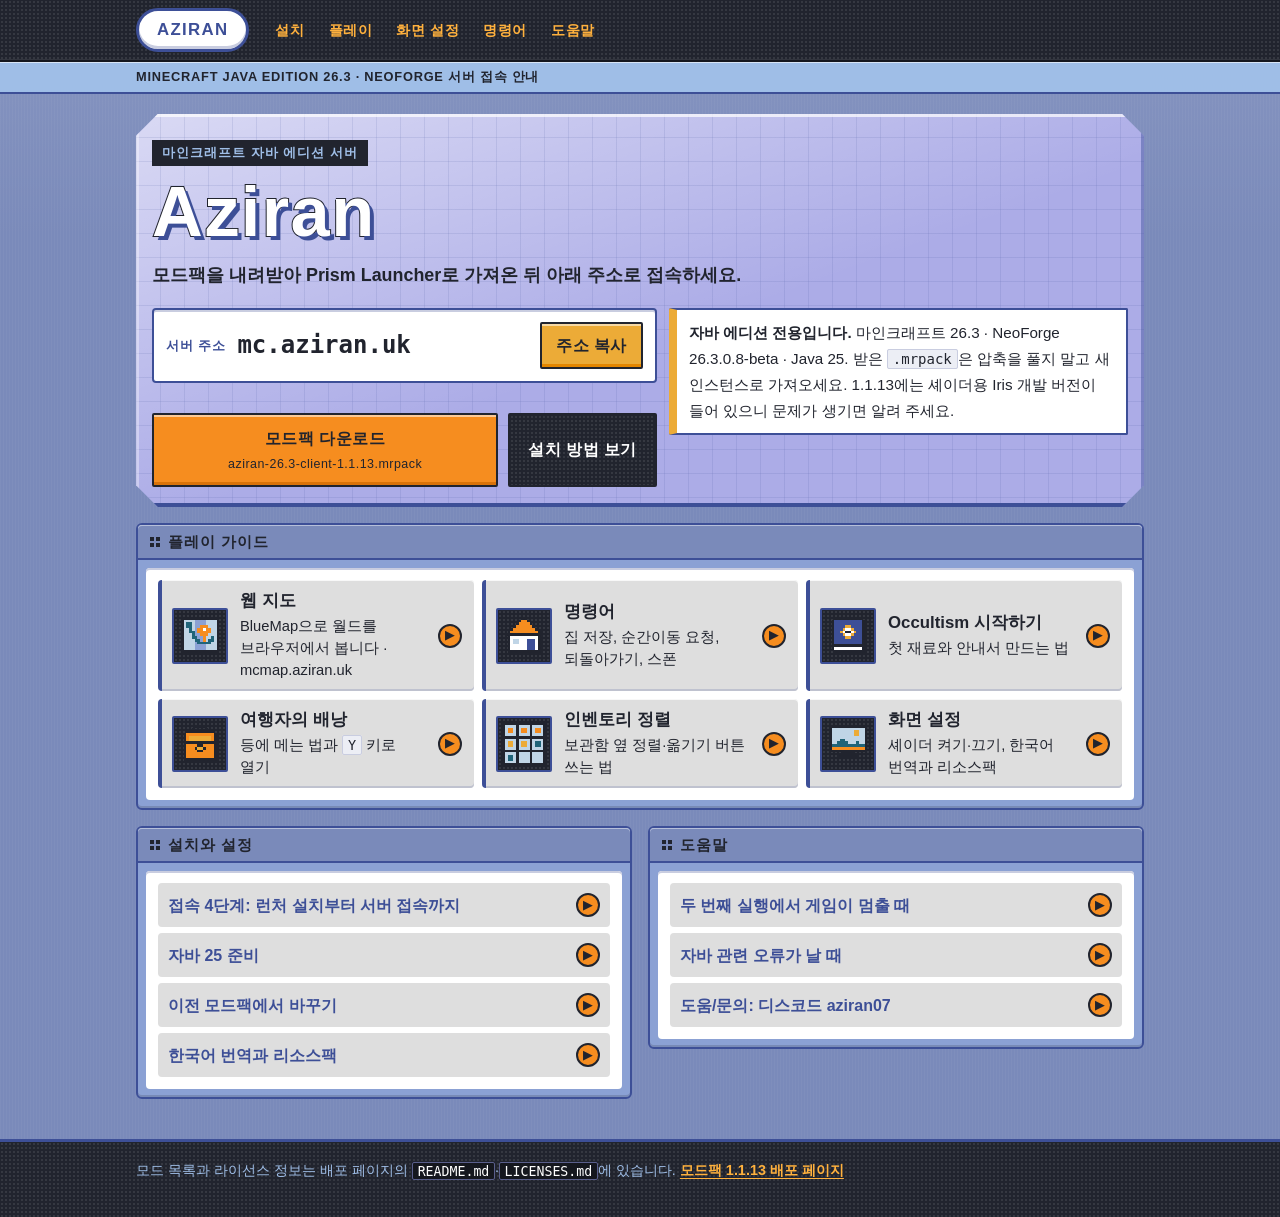
<file: site/index.html>
<!DOCTYPE html>
<html lang="ko">
<head>
<meta charset="utf-8">
<meta name="viewport" content="width=device-width, initial-scale=1">
<title>Aziran 마인크래프트 서버 접속 안내</title>
<meta name="description" content="Aziran 마인크래프트 자바 에디션 서버 접속 안내. 모드팩을 내려받아 Prism Launcher로 가져오고 mc.aziran.uk 에 접속하는 방법.">
<meta name="color-scheme" content="light">
<link rel="stylesheet" href="styles.css">
<link rel="icon" href="data:image/svg+xml,%3Csvg xmlns='http://www.w3.org/2000/svg' viewBox='0 0 16 16'%3E%3Crect width='16' height='16' fill='%2321242e'/%3E%3Crect x='2' y='9' width='12' height='5' fill='%237a8aba'/%3E%3Crect x='6' y='4' width='4' height='5' fill='%23f68d1f'/%3E%3C/svg%3E">
</head>
<body>

<a class="skip-link" href="#guides">플레이 가이드로 건너뛰기</a>

<header class="masthead">
  <div class="topbar">
    <div class="wrap topbar-inner">
      <a class="logo-pill" href="index.html" aria-current="page">AZIRAN</a>
      <nav aria-label="주요 메뉴">
        <ul class="nav-list">
          <li><a href="join.html">설치</a></li>
          <li><a href="play.html">플레이</a></li>
          <li><a href="visuals.html">화면 설정</a></li>
          <li><a href="commands.html">명령어</a></li>
          <li><a href="help.html">도움말</a></li>
        </ul>
      </nav>
    </div>
  </div>
  <div class="substrip">
    <div class="wrap"><p>Minecraft Java Edition 26.3 · NeoForge 서버 접속 안내</p></div>
  </div>
</header>

<main class="wrap stack">

  <section class="hero-panel chamfer" aria-labelledby="hero-title">
    <p class="eyebrow">마인크래프트 자바 에디션 서버</p>
    <h1 class="hero-title" id="hero-title">Aziran</h1>
    <p class="hero-lede">모드팩을 내려받아 Prism Launcher로 가져온 뒤 아래 주소로 접속하세요.</p>

    <div class="hero-grid">
      <div>
        <div class="address">
          <span class="address-label" id="address-label">서버 주소</span>
          <code class="address-value" id="server-address" tabindex="-1">mc.aziran.uk</code>
          <button type="button" class="btn btn-ghost copy-btn" id="copy-address"
                  data-copy-target="server-address"
                  aria-describedby="address-label">주소 복사</button>
        </div>
        <p class="copy-status" id="copy-status" role="status" aria-live="polite"></p>

        <div class="cta-row">
          <a class="btn btn-primary" href="https://github.com/aziran07/AziranMinecraftServer/releases/download/client-1.1.13/aziran-26.3-client-1.1.13.mrpack">
            모드팩 다운로드
            <span class="btn-sub">aziran-26.3-client-1.1.13.mrpack</span>
          </a>
          <a class="btn btn-quiet" href="join.html#steps">설치 방법 보기</a>
        </div>
      </div>

      <p class="note note-hero">
        <strong>자바 에디션 전용입니다.</strong> 마인크래프트 26.3 · NeoForge 26.3.0.8-beta · Java 25.
        받은 <code>.mrpack</code>은 압축을 풀지 말고 새 인스턴스로 가져오세요.
        1.1.13에는 셰이더용 Iris 개발 버전이 들어 있으니 문제가 생기면 알려 주세요.
      </p>
    </div>
  </section>

  <section class="panel" id="guides" aria-labelledby="guides-title">
    <h2 class="panel-head" id="guides-title">플레이 가이드</h2>
    <div class="panel-body">
      <ul class="guide-grid">
        <li>
          <a class="guide-card" id="webmap" href="https://mcmap.aziran.uk/">
            <img class="guide-icon" src="icons/map.svg" alt="" width="56" height="56">
            <span class="guide-text">
              <span class="guide-title">웹 지도</span>
              <span class="guide-desc">BlueMap으로 월드를 브라우저에서 봅니다 · mcmap.aziran.uk</span>
            </span>
            <span class="arrow" aria-hidden="true">▶</span>
          </a>
        </li>
        <li>
          <a class="guide-card" href="commands.html">
            <img class="guide-icon" src="icons/home.svg" alt="" width="56" height="56">
            <span class="guide-text">
              <span class="guide-title">명령어</span>
              <span class="guide-desc">집 저장, 순간이동 요청, 되돌아가기, 스폰</span>
            </span>
            <span class="arrow" aria-hidden="true">▶</span>
          </a>
        </li>
        <li>
          <a class="guide-card" href="occultism.html">
            <img class="guide-icon" src="icons/book.svg" alt="" width="56" height="56">
            <span class="guide-text">
              <span class="guide-title">Occultism 시작하기</span>
              <span class="guide-desc">첫 재료와 안내서 만드는 법</span>
            </span>
            <span class="arrow" aria-hidden="true">▶</span>
          </a>
        </li>
        <li>
          <a class="guide-card" id="backpack" href="play.html#backpack">
            <img class="guide-icon" src="icons/backpack.svg" alt="" width="56" height="56">
            <span class="guide-text">
              <span class="guide-title">여행자의 배낭</span>
              <span class="guide-desc">등에 메는 법과 <code>Y</code> 키로 열기</span>
            </span>
            <span class="arrow" aria-hidden="true">▶</span>
          </a>
        </li>
        <li>
          <a class="guide-card" id="sorting" href="play.html#sorting">
            <img class="guide-icon" src="icons/sort.svg" alt="" width="56" height="56">
            <span class="guide-text">
              <span class="guide-title">인벤토리 정렬</span>
              <span class="guide-desc">보관함 옆 정렬·옮기기 버튼 쓰는 법</span>
            </span>
            <span class="arrow" aria-hidden="true">▶</span>
          </a>
        </li>
        <li>
          <a class="guide-card" id="extras" href="visuals.html">
            <img class="guide-icon" src="icons/screen.svg" alt="" width="56" height="56">
            <span class="guide-text">
              <span class="guide-title">화면 설정</span>
              <span class="guide-desc">셰이더 켜기·끄기, 한국어 번역과 리소스팩</span>
            </span>
            <span class="arrow" aria-hidden="true">▶</span>
          </a>
        </li>
      </ul>
    </div>
  </section>

  <div class="entry-grid">
    <nav class="panel" aria-labelledby="setup-title">
      <h2 class="panel-head" id="setup-title">설치와 설정</h2>
      <div class="panel-body">
        <ul class="quick-links">
          <li><a id="steps" href="join.html#steps">접속 4단계: 런처 설치부터 서버 접속까지 <span class="arrow" aria-hidden="true">▶</span></a></li>
          <li><a id="java" href="join.html#java">자바 25 준비 <span class="arrow" aria-hidden="true">▶</span></a></li>
          <li><a href="join.html#update">이전 모드팩에서 바꾸기 <span class="arrow" aria-hidden="true">▶</span></a></li>
          <li><a id="resourcepacks" href="visuals.html#resourcepacks">한국어 번역과 리소스팩 <span class="arrow" aria-hidden="true">▶</span></a></li>
        </ul>
      </div>
    </nav>

    <nav class="panel" aria-labelledby="trouble-title">
      <h2 class="panel-head" id="trouble-title">도움말</h2>
      <div class="panel-body">
        <ul class="quick-links">
          <li><a id="keys" href="help.html#keys">두 번째 실행에서 게임이 멈출 때 <span class="arrow" aria-hidden="true">▶</span></a></li>
          <li><a href="help.html#java-errors">자바 관련 오류가 날 때 <span class="arrow" aria-hidden="true">▶</span></a></li>
          <li><a id="help" href="help.html#contact">도움/문의: 디스코드 aziran07 <span class="arrow" aria-hidden="true">▶</span></a></li>
        </ul>
      </div>
    </nav>
  </div>

</main>

<footer class="site-footer">
  <div class="wrap">
    <p>
      모드 목록과 라이선스 정보는 배포 페이지의 <code>README.md</code>·<code>LICENSES.md</code>에 있습니다.
      <a href="https://github.com/aziran07/AziranMinecraftServer/releases/tag/client-1.1.13">모드팩 1.1.13 배포 페이지</a>
    </p>
  </div>
</footer>

<script src="app.js" defer></script>
</body>
</html>
</file>
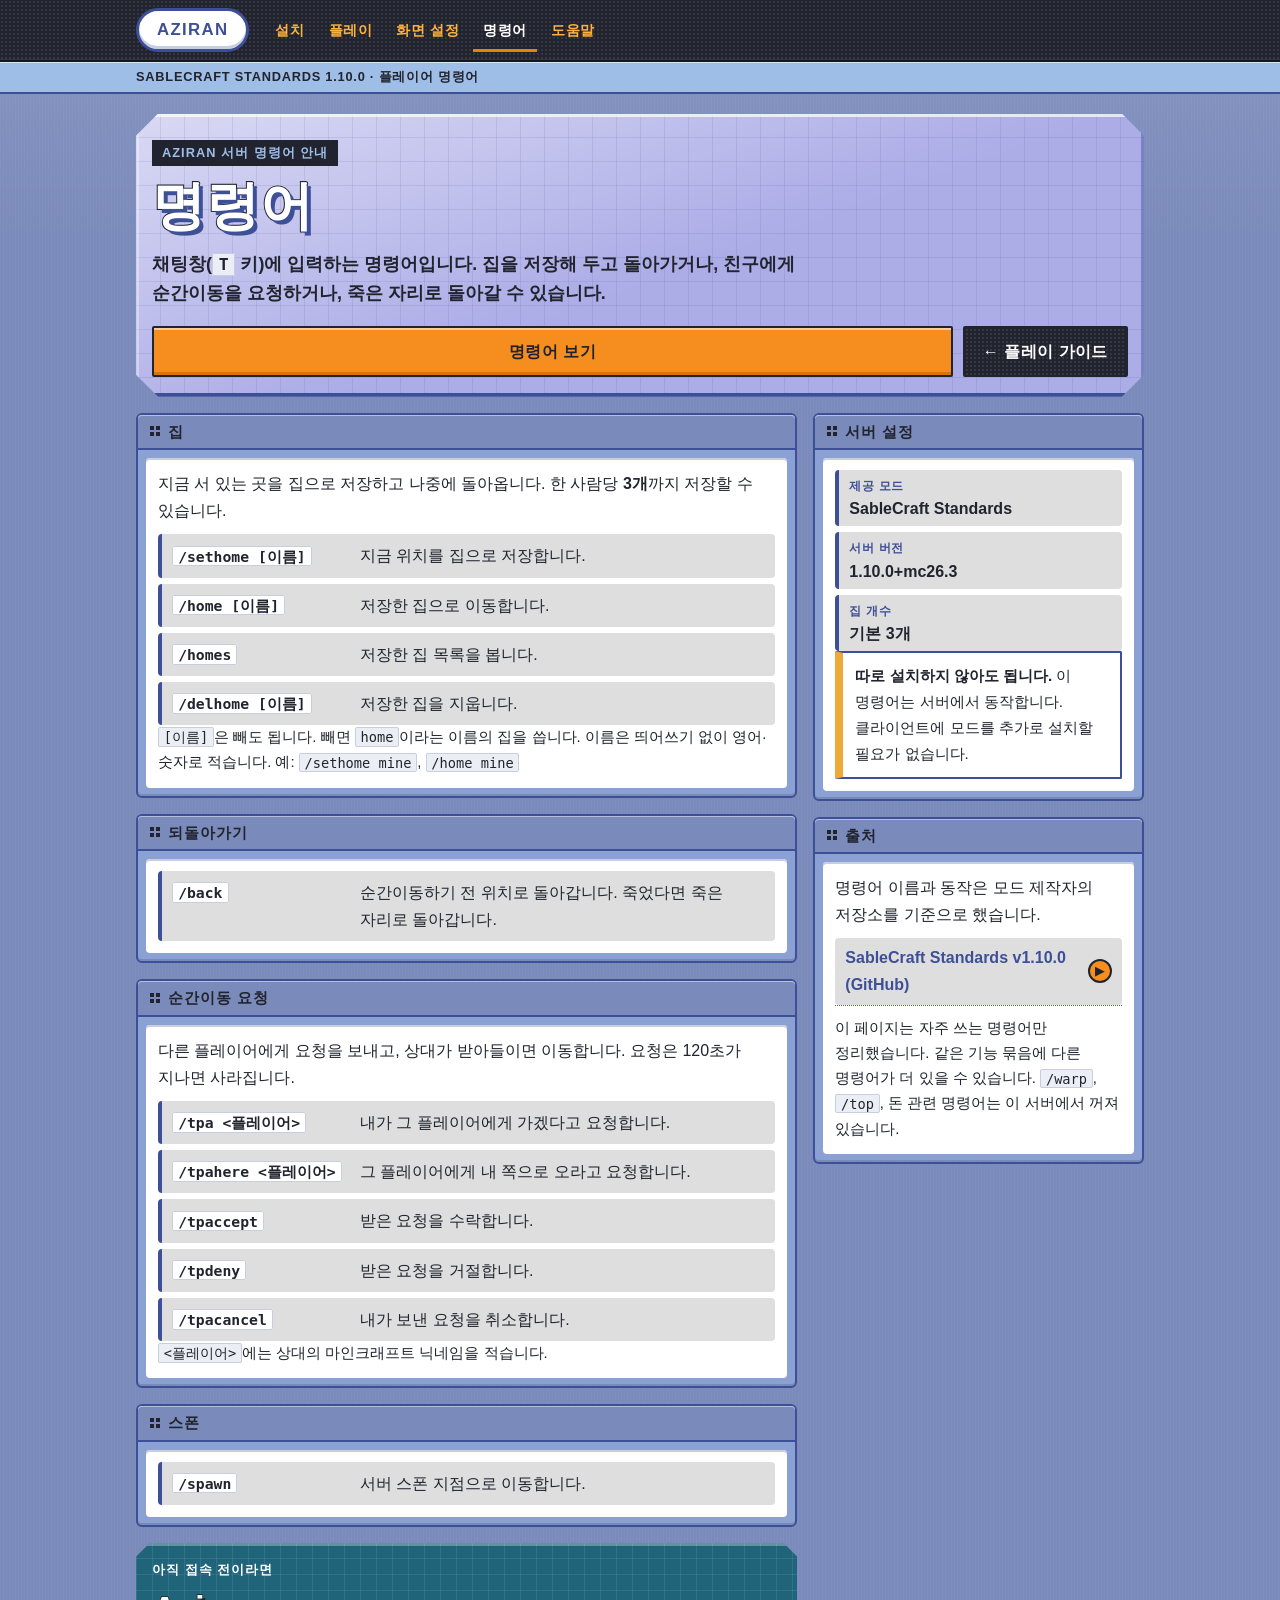
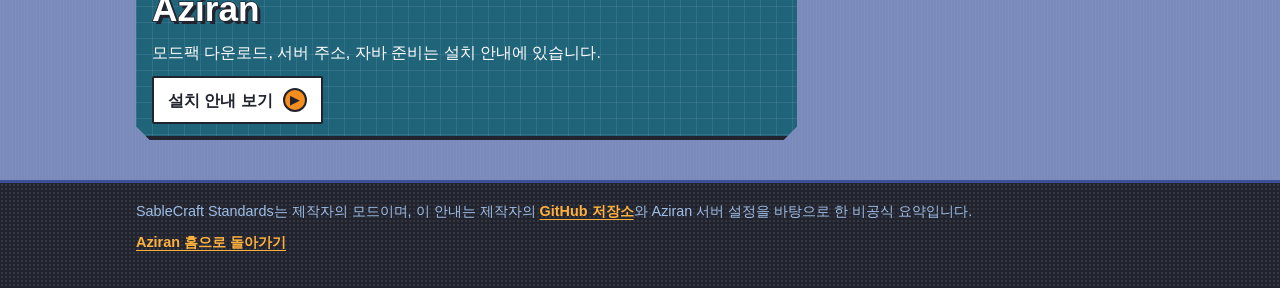
<file: site/commands.html>
<!DOCTYPE html>
<html lang="ko">
<head>
<meta charset="utf-8">
<meta name="viewport" content="width=device-width, initial-scale=1">
<title>명령어 안내 · Aziran 마인크래프트 서버</title>
<meta name="description" content="Aziran 서버에서 쓸 수 있는 플레이어 명령어. 집 저장과 이동, 이전 위치와 사망 지점 복귀, 순간이동 요청, 스폰 이동.">
<meta name="color-scheme" content="light">
<link rel="stylesheet" href="styles.css">
<link rel="icon" href="data:image/svg+xml,%3Csvg xmlns='http://www.w3.org/2000/svg' viewBox='0 0 16 16'%3E%3Crect width='16' height='16' fill='%2321242e'/%3E%3Crect x='2' y='9' width='12' height='5' fill='%237a8aba'/%3E%3Crect x='6' y='4' width='4' height='5' fill='%23f68d1f'/%3E%3C/svg%3E">
</head>
<body>

<a class="skip-link" href="#homes">명령어 목록으로 건너뛰기</a>

<header class="masthead">
  <div class="topbar">
    <div class="wrap topbar-inner">
      <a class="logo-pill" href="index.html">AZIRAN</a>
      <nav aria-label="주요 메뉴">
        <ul class="nav-list">
          <li><a href="join.html">설치</a></li>
          <li><a href="play.html">플레이</a></li>
          <li><a href="visuals.html">화면 설정</a></li>
          <li><a href="commands.html" aria-current="page">명령어</a></li>
          <li><a href="help.html">도움말</a></li>
        </ul>
      </nav>
    </div>
  </div>
  <div class="substrip">
    <div class="wrap"><p>SableCraft Standards 1.10.0 · 플레이어 명령어</p></div>
  </div>
</header>

<main class="wrap layout">

  <section class="hero-panel chamfer" aria-labelledby="hero-title">
    <p class="eyebrow">Aziran 서버 명령어 안내</p>
    <h1 class="hero-title hero-title-ko" id="hero-title">명령어</h1>
    <p class="hero-lede">채팅창(<code>T</code> 키)에 입력하는 명령어입니다. 집을 저장해 두고 돌아가거나, 친구에게 순간이동을 요청하거나, 죽은 자리로 돌아갈 수 있습니다.</p>
    <div class="cta-row">
      <a class="btn btn-primary" href="#homes">명령어 보기</a>
      <a class="btn btn-quiet" href="play.html">← 플레이 가이드</a>
    </div>
  </section>

  <div class="content">

    <section class="panel" id="homes" aria-labelledby="homes-title">
      <h2 class="panel-head" id="homes-title">집</h2>
      <div class="panel-body">
        <p>지금 서 있는 곳을 집으로 저장하고 나중에 돌아옵니다. 한 사람당 <strong>3개</strong>까지 저장할 수 있습니다.</p>
        <dl class="cmd-list">
          <div class="cmd">
            <dt><code>/sethome [이름]</code></dt>
            <dd>지금 위치를 집으로 저장합니다.</dd>
          </div>
          <div class="cmd">
            <dt><code>/home [이름]</code></dt>
            <dd>저장한 집으로 이동합니다.</dd>
          </div>
          <div class="cmd">
            <dt><code>/homes</code></dt>
            <dd>저장한 집 목록을 봅니다.</dd>
          </div>
          <div class="cmd">
            <dt><code>/delhome [이름]</code></dt>
            <dd>저장한 집을 지웁니다.</dd>
          </div>
        </dl>
        <p class="hint"><code>[이름]</code>은 빼도 됩니다. 빼면 <code>home</code>이라는 이름의 집을 씁니다. 이름은 띄어쓰기 없이 영어·숫자로 적습니다. 예: <code>/sethome mine</code>, <code>/home mine</code></p>
      </div>
    </section>

    <section class="panel" id="back" aria-labelledby="back-title">
      <h2 class="panel-head" id="back-title">되돌아가기</h2>
      <div class="panel-body">
        <dl class="cmd-list">
          <div class="cmd">
            <dt><code>/back</code></dt>
            <dd>순간이동하기 전 위치로 돌아갑니다. 죽었다면 죽은 자리로 돌아갑니다.</dd>
          </div>
        </dl>
      </div>
    </section>

    <section class="panel" id="tpa" aria-labelledby="tpa-title">
      <h2 class="panel-head" id="tpa-title">순간이동 요청</h2>
      <div class="panel-body">
        <p>다른 플레이어에게 요청을 보내고, 상대가 받아들이면 이동합니다. 요청은 120초가 지나면 사라집니다.</p>
        <dl class="cmd-list">
          <div class="cmd">
            <dt><code>/tpa &lt;플레이어&gt;</code></dt>
            <dd>내가 그 플레이어에게 가겠다고 요청합니다.</dd>
          </div>
          <div class="cmd">
            <dt><code>/tpahere &lt;플레이어&gt;</code></dt>
            <dd>그 플레이어에게 내 쪽으로 오라고 요청합니다.</dd>
          </div>
          <div class="cmd">
            <dt><code>/tpaccept</code></dt>
            <dd>받은 요청을 수락합니다.</dd>
          </div>
          <div class="cmd">
            <dt><code>/tpdeny</code></dt>
            <dd>받은 요청을 거절합니다.</dd>
          </div>
          <div class="cmd">
            <dt><code>/tpacancel</code></dt>
            <dd>내가 보낸 요청을 취소합니다.</dd>
          </div>
        </dl>
        <p class="hint"><code>&lt;플레이어&gt;</code>에는 상대의 마인크래프트 닉네임을 적습니다.</p>
      </div>
    </section>

    <section class="panel" id="spawn" aria-labelledby="spawn-title">
      <h2 class="panel-head" id="spawn-title">스폰</h2>
      <div class="panel-body">
        <dl class="cmd-list">
          <div class="cmd">
            <dt><code>/spawn</code></dt>
            <dd>서버 스폰 지점으로 이동합니다.</dd>
          </div>
        </dl>
      </div>
    </section>

    <section class="promo chamfer" aria-labelledby="back-home-title">
      <p class="promo-label">아직 접속 전이라면</p>
      <h2 class="promo-title" id="back-home-title">Aziran</h2>
      <p>모드팩 다운로드, 서버 주소, 자바 준비는 설치 안내에 있습니다.</p>
      <a class="promo-link" href="join.html">설치 안내 보기 <span class="arrow" aria-hidden="true">▶</span></a>
    </section>

  </div>

  <aside class="rail" aria-label="명령어 정보와 출처">

    <section class="panel" aria-labelledby="info-title">
      <h2 class="panel-head" id="info-title">서버 설정</h2>
      <div class="panel-body">
        <dl class="spec-grid">
          <div class="spec">
            <dt>제공 모드</dt>
            <dd>SableCraft Standards</dd>
          </div>
          <div class="spec">
            <dt>서버 버전</dt>
            <dd>1.10.0+mc26.3</dd>
          </div>
          <div class="spec">
            <dt>집 개수</dt>
            <dd>기본 3개</dd>
          </div>
        </dl>
        <p class="note">
          <strong>따로 설치하지 않아도 됩니다.</strong> 이 명령어는 서버에서 동작합니다. 클라이언트에 모드를 추가로 설치할 필요가 없습니다.
        </p>
      </div>
    </section>

    <section class="panel" aria-labelledby="sources-title">
      <h2 class="panel-head" id="sources-title">출처</h2>
      <div class="panel-body">
        <p>명령어 이름과 동작은 모드 제작자의 저장소를 기준으로 했습니다.</p>
        <ul class="quick-links">
          <li><a href="https://github.com/Sablednah/SableCraft-Standards/tree/v1.10.0">SableCraft Standards v1.10.0 (GitHub) <span class="arrow" aria-hidden="true">▶</span></a></li>
        </ul>
        <p class="hint dotted">이 페이지는 자주 쓰는 명령어만 정리했습니다. 같은 기능 묶음에 다른 명령어가 더 있을 수 있습니다. <code>/warp</code>, <code>/top</code>, 돈 관련 명령어는 이 서버에서 꺼져 있습니다.</p>
      </div>
    </section>

  </aside>

</main>

<footer class="site-footer">
  <div class="wrap">
    <p>
      SableCraft Standards는 제작자의 모드이며, 이 안내는 제작자의
      <a href="https://github.com/Sablednah/SableCraft-Standards/tree/v1.10.0">GitHub 저장소</a>와 Aziran 서버 설정을 바탕으로 한 비공식 요약입니다.
    </p>
    <p><a href="index.html">Aziran 홈으로 돌아가기</a></p>
  </div>
</footer>

</body>
</html>
</file>
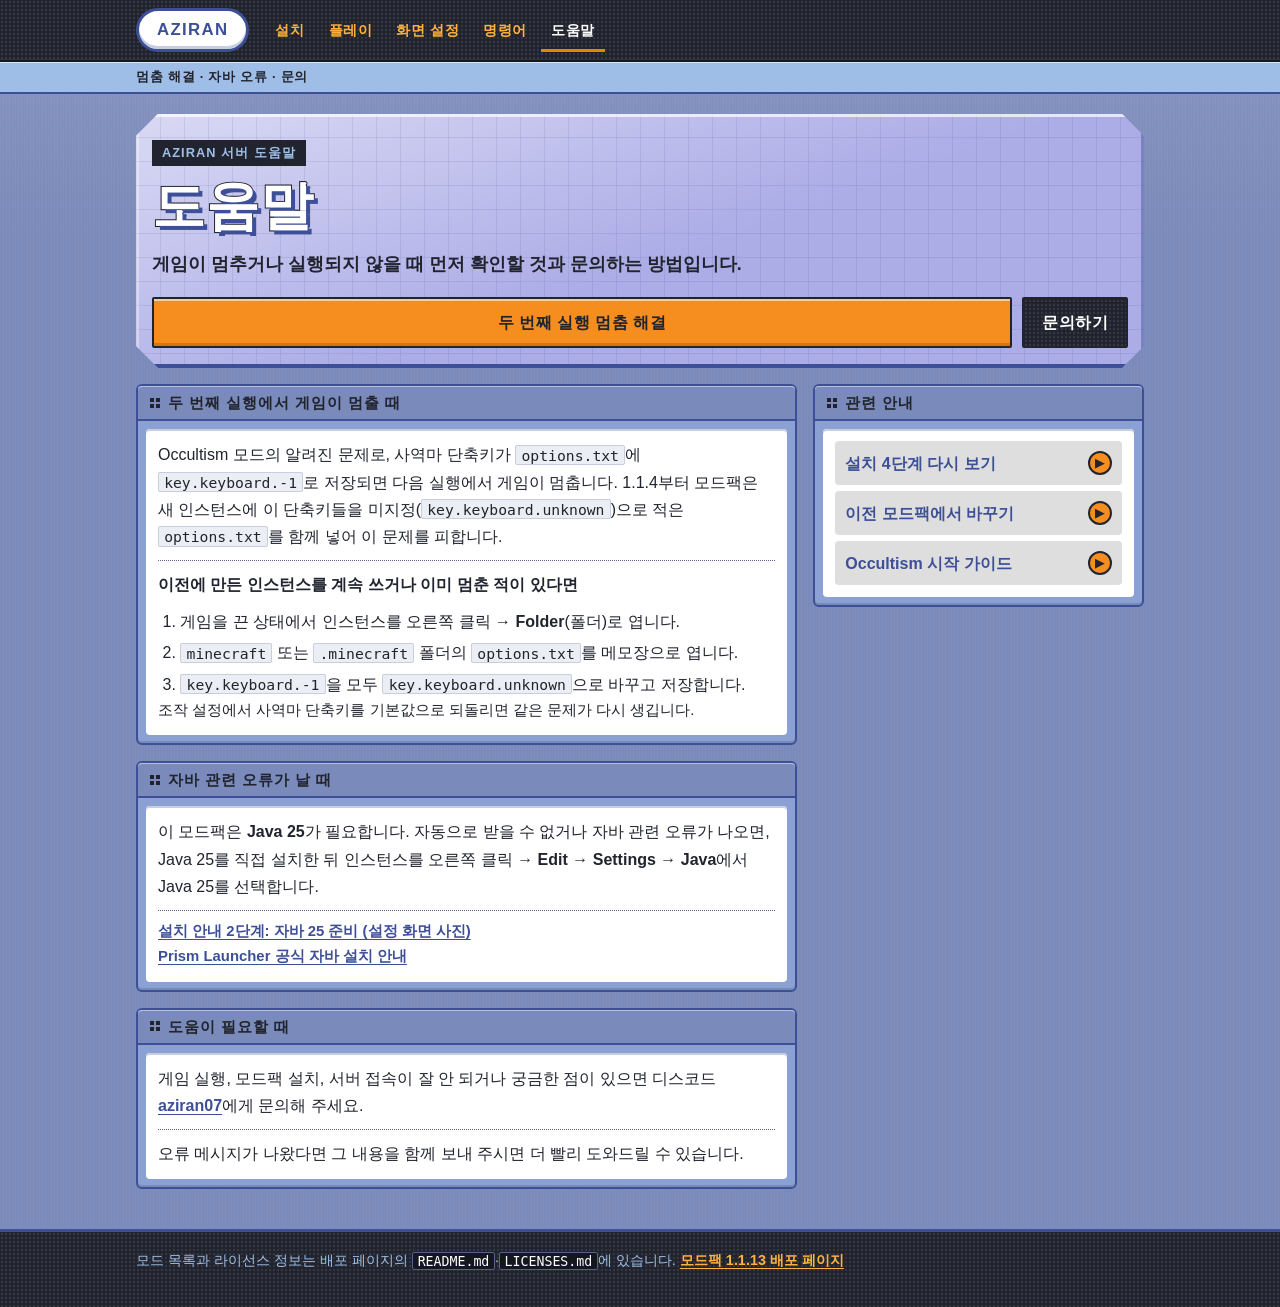
<file: site/help.html>
<!DOCTYPE html>
<html lang="ko">
<head>
<meta charset="utf-8">
<meta name="viewport" content="width=device-width, initial-scale=1">
<title>도움말 · Aziran 마인크래프트 서버</title>
<meta name="description" content="Aziran 서버 도움말. 두 번째 실행에서 게임이 멈출 때 options.txt 고치는 법, 자바 오류 해결, 디스코드 문의.">
<meta name="color-scheme" content="light">
<link rel="stylesheet" href="styles.css">
<link rel="icon" href="data:image/svg+xml,%3Csvg xmlns='http://www.w3.org/2000/svg' viewBox='0 0 16 16'%3E%3Crect width='16' height='16' fill='%2321242e'/%3E%3Crect x='2' y='9' width='12' height='5' fill='%237a8aba'/%3E%3Crect x='6' y='4' width='4' height='5' fill='%23f68d1f'/%3E%3C/svg%3E">
</head>
<body>

<a class="skip-link" href="#keys">해결 방법으로 건너뛰기</a>

<header class="masthead">
  <div class="topbar">
    <div class="wrap topbar-inner">
      <a class="logo-pill" href="index.html">AZIRAN</a>
      <nav aria-label="주요 메뉴">
        <ul class="nav-list">
          <li><a href="join.html">설치</a></li>
          <li><a href="play.html">플레이</a></li>
          <li><a href="visuals.html">화면 설정</a></li>
          <li><a href="commands.html">명령어</a></li>
          <li><a href="help.html" aria-current="page">도움말</a></li>
        </ul>
      </nav>
    </div>
  </div>
  <div class="substrip">
    <div class="wrap"><p>멈춤 해결 · 자바 오류 · 문의</p></div>
  </div>
</header>

<main class="wrap layout">

  <section class="hero-panel chamfer" aria-labelledby="hero-title">
    <p class="eyebrow">Aziran 서버 도움말</p>
    <h1 class="hero-title hero-title-ko" id="hero-title">도움말</h1>
    <p class="hero-lede">게임이 멈추거나 실행되지 않을 때 먼저 확인할 것과 문의하는 방법입니다.</p>
    <div class="cta-row">
      <a class="btn btn-primary" href="#keys">두 번째 실행 멈춤 해결</a>
      <a class="btn btn-quiet" href="#contact">문의하기</a>
    </div>
  </section>

  <div class="content">

    <section class="panel trouble" id="keys" aria-labelledby="keys-title">
      <h2 class="panel-head" id="keys-title">두 번째 실행에서 게임이 멈출 때</h2>
      <div class="panel-body">
        <p>
          Occultism 모드의 알려진 문제로, 사역마 단축키가 <code>options.txt</code>에 <code>key.keyboard.-1</code>로 저장되면 다음 실행에서 게임이 멈춥니다.
          1.1.4부터 모드팩은 새 인스턴스에 이 단축키들을 미지정(<code>key.keyboard.unknown</code>)으로 적은 <code>options.txt</code>를 함께 넣어 이 문제를 피합니다.
        </p>
        <p class="dotted"><strong>이전에 만든 인스턴스를 계속 쓰거나 이미 멈춘 적이 있다면</strong></p>
        <ol class="substeps">
          <li>게임을 끈 상태에서 인스턴스를 오른쪽 클릭 → <strong>Folder</strong>(폴더)로 엽니다.</li>
          <li><code>minecraft</code> 또는 <code>.minecraft</code> 폴더의 <code>options.txt</code>를 메모장으로 엽니다.</li>
          <li><code>key.keyboard.-1</code>을 모두 <code>key.keyboard.unknown</code>으로 바꾸고 저장합니다.</li>
        </ol>
        <p class="hint">조작 설정에서 사역마 단축키를 기본값으로 되돌리면 같은 문제가 다시 생깁니다.</p>
      </div>
    </section>

    <section class="panel" id="java-errors" aria-labelledby="java-errors-title">
      <h2 class="panel-head" id="java-errors-title">자바 관련 오류가 날 때</h2>
      <div class="panel-body">
        <p>
          이 모드팩은 <strong>Java 25</strong>가 필요합니다. 자동으로 받을 수 없거나 자바 관련 오류가 나오면, Java 25를 직접 설치한 뒤
          인스턴스를 오른쪽 클릭 → <strong>Edit</strong> → <strong>Settings → Java</strong>에서 Java 25를 선택합니다.
        </p>
        <p class="links">
          <a href="join.html#java">설치 안내 2단계: 자바 25 준비 (설정 화면 사진)</a><br>
          <a href="https://prismlauncher.org/wiki/getting-started/installing-java/">Prism Launcher 공식 자바 설치 안내</a>
        </p>
      </div>
    </section>

    <section class="panel" id="contact" aria-labelledby="contact-title">
      <h2 class="panel-head" id="contact-title">도움이 필요할 때</h2>
      <div class="panel-body">
        <p>
          게임 실행, 모드팩 설치, 서버 접속이 잘 안 되거나 궁금한 점이 있으면 디스코드 <a href="https://discord.com/users/1089166615955914772"><strong>aziran07</strong></a>에게 문의해 주세요.
        </p>
        <p class="dotted">오류 메시지가 나왔다면 그 내용을 함께 보내 주시면 더 빨리 도와드릴 수 있습니다.</p>
      </div>
    </section>

  </div>

  <aside class="rail" aria-label="관련 안내">

    <nav class="panel" aria-labelledby="more-title">
      <h2 class="panel-head" id="more-title">관련 안내</h2>
      <div class="panel-body">
        <ul class="quick-links">
          <li><a href="join.html#steps">설치 4단계 다시 보기 <span class="arrow" aria-hidden="true">▶</span></a></li>
          <li><a href="join.html#update">이전 모드팩에서 바꾸기 <span class="arrow" aria-hidden="true">▶</span></a></li>
          <li><a href="occultism.html">Occultism 시작 가이드 <span class="arrow" aria-hidden="true">▶</span></a></li>
        </ul>
      </div>
    </nav>

  </aside>

</main>

<footer class="site-footer">
  <div class="wrap">
    <p>
      모드 목록과 라이선스 정보는 배포 페이지의 <code>README.md</code>·<code>LICENSES.md</code>에 있습니다.
      <a href="https://github.com/aziran07/AziranMinecraftServer/releases/tag/client-1.1.13">모드팩 1.1.13 배포 페이지</a>
    </p>
  </div>
</footer>

</body>
</html>
</file>
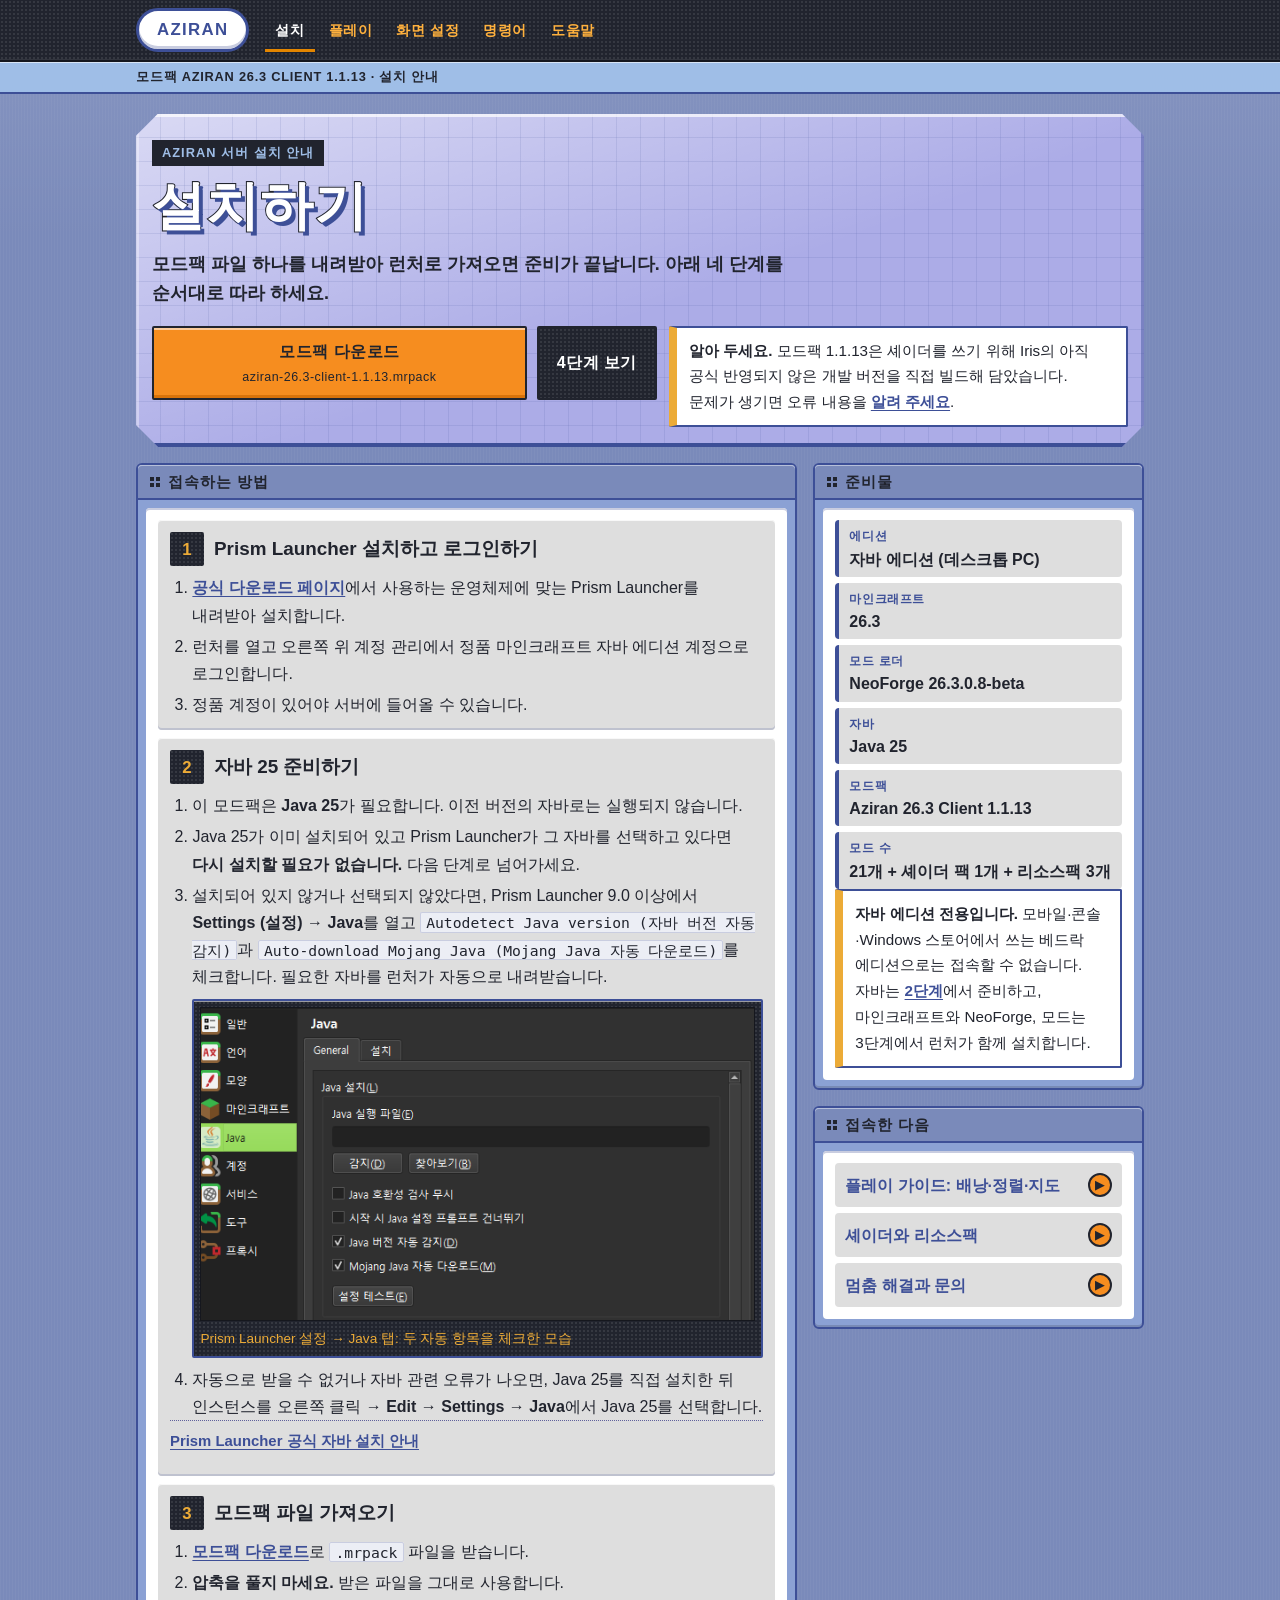
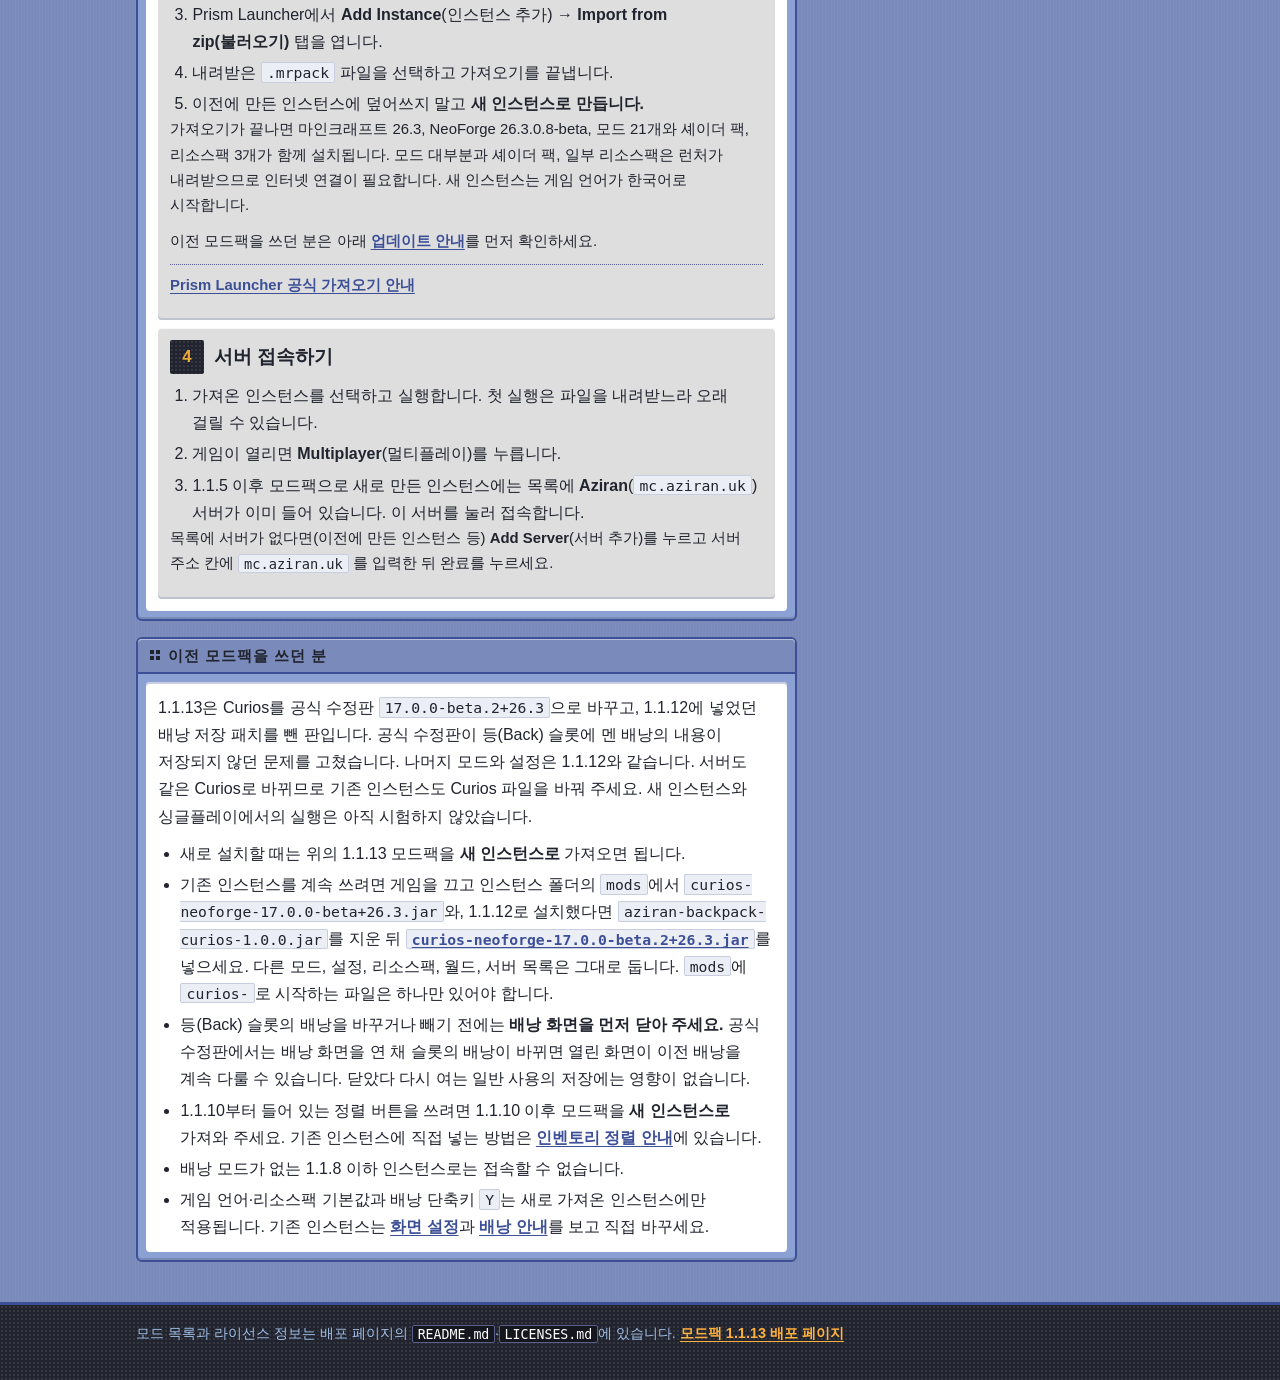
<file: site/join.html>
<!DOCTYPE html>
<html lang="ko">
<head>
<meta charset="utf-8">
<meta name="viewport" content="width=device-width, initial-scale=1">
<title>설치 안내 · Aziran 마인크래프트 서버</title>
<meta name="description" content="Aziran 서버 모드팩 설치 안내. Prism Launcher 설치, Java 25 준비, .mrpack 가져오기, mc.aziran.uk 접속까지 네 단계.">
<meta name="color-scheme" content="light">
<link rel="stylesheet" href="styles.css">
<link rel="icon" href="data:image/svg+xml,%3Csvg xmlns='http://www.w3.org/2000/svg' viewBox='0 0 16 16'%3E%3Crect width='16' height='16' fill='%2321242e'/%3E%3Crect x='2' y='9' width='12' height='5' fill='%237a8aba'/%3E%3Crect x='6' y='4' width='4' height='5' fill='%23f68d1f'/%3E%3C/svg%3E">
</head>
<body>

<a class="skip-link" href="#steps">설치 방법으로 건너뛰기</a>

<header class="masthead">
  <div class="topbar">
    <div class="wrap topbar-inner">
      <a class="logo-pill" href="index.html">AZIRAN</a>
      <nav aria-label="주요 메뉴">
        <ul class="nav-list">
          <li><a href="join.html" aria-current="page">설치</a></li>
          <li><a href="play.html">플레이</a></li>
          <li><a href="visuals.html">화면 설정</a></li>
          <li><a href="commands.html">명령어</a></li>
          <li><a href="help.html">도움말</a></li>
        </ul>
      </nav>
    </div>
  </div>
  <div class="substrip">
    <div class="wrap"><p>모드팩 Aziran 26.3 Client 1.1.13 · 설치 안내</p></div>
  </div>
</header>

<main class="wrap layout">

  <section class="hero-panel chamfer" aria-labelledby="hero-title">
    <p class="eyebrow">Aziran 서버 설치 안내</p>
    <h1 class="hero-title hero-title-ko" id="hero-title">설치하기</h1>
    <p class="hero-lede">모드팩 파일 하나를 내려받아 런처로 가져오면 준비가 끝납니다. 아래 네 단계를 순서대로 따라 하세요.</p>

    <div class="hero-grid">
      <div class="cta-row">
        <a class="btn btn-primary" href="https://github.com/aziran07/AziranMinecraftServer/releases/download/client-1.1.13/aziran-26.3-client-1.1.13.mrpack">
          모드팩 다운로드
          <span class="btn-sub">aziran-26.3-client-1.1.13.mrpack</span>
        </a>
        <a class="btn btn-quiet" href="#steps">4단계 보기</a>
      </div>

      <p class="note note-hero">
        <strong>알아 두세요.</strong> 모드팩 1.1.13은 셰이더를 쓰기 위해 Iris의 아직 공식 반영되지 않은 개발 버전을 직접 빌드해 담았습니다.
        문제가 생기면 오류 내용을 <a href="help.html#contact">알려 주세요</a>.
      </p>
    </div>
  </section>

  <div class="content">

    <section class="panel" id="steps" aria-labelledby="steps-title">
      <h2 class="panel-head" id="steps-title">접속하는 방법</h2>
      <div class="panel-body">
        <ol class="step-list">

          <li class="step" id="launcher">
            <h3 class="step-title"><span class="step-num" aria-hidden="true">1</span>Prism Launcher 설치하고 로그인하기</h3>
            <ol class="substeps">
              <li><a href="https://prismlauncher.org/download/">공식 다운로드 페이지</a>에서 사용하는 운영체제에 맞는 Prism Launcher를 내려받아 설치합니다.</li>
              <li>런처를 열고 오른쪽 위 계정 관리에서 정품 마인크래프트 자바 에디션 계정으로 로그인합니다.</li>
              <li>정품 계정이 있어야 서버에 들어올 수 있습니다.</li>
            </ol>
          </li>

          <li class="step" id="java">
            <h3 class="step-title"><span class="step-num" aria-hidden="true">2</span>자바 25 준비하기</h3>
            <ol class="substeps">
              <li>이 모드팩은 <strong>Java 25</strong>가 필요합니다. 이전 버전의 자바로는 실행되지 않습니다.</li>
              <li>Java 25가 이미 설치되어 있고 Prism Launcher가 그 자바를 선택하고 있다면 <strong>다시 설치할 필요가 없습니다.</strong> 다음 단계로 넘어가세요.</li>
              <li>설치되어 있지 않거나 선택되지 않았다면, Prism Launcher 9.0 이상에서 <strong>Settings (설정) → Java</strong>를 열고 <code>Autodetect Java version (자바 버전 자동 감지)</code>과 <code>Auto-download Mojang Java (Mojang Java 자동 다운로드)</code>를 체크합니다. 필요한 자바를 런처가 자동으로 내려받습니다.
                <figure class="shot">
                  <img src="prism-java-settings.png" width="624" height="352" loading="lazy" decoding="async" alt="Prism Launcher 설정 창의 Java 탭. Autodetect Java version(자바 버전 자동 감지)과 Auto-download Mojang Java(Mojang Java 자동 다운로드) 항목이 체크되어 있는 화면">
                  <figcaption>Prism Launcher 설정 → Java 탭: 두 자동 항목을 체크한 모습</figcaption>
                </figure>
              </li>
              <li>자동으로 받을 수 없거나 자바 관련 오류가 나오면, Java 25를 직접 설치한 뒤 인스턴스를 오른쪽 클릭 → <strong>Edit</strong> → <strong>Settings → Java</strong>에서 Java 25를 선택합니다.</li>
            </ol>
            <p class="links"><a href="https://prismlauncher.org/wiki/getting-started/installing-java/">Prism Launcher 공식 자바 설치 안내</a></p>
          </li>

          <li class="step" id="import">
            <h3 class="step-title"><span class="step-num" aria-hidden="true">3</span>모드팩 파일 가져오기</h3>
            <ol class="substeps">
              <li><a href="https://github.com/aziran07/AziranMinecraftServer/releases/download/client-1.1.13/aziran-26.3-client-1.1.13.mrpack"><strong>모드팩 다운로드</strong></a>로 <code>.mrpack</code> 파일을 받습니다.</li>
              <li><strong>압축을 풀지 마세요.</strong> 받은 파일을 그대로 사용합니다.</li>
              <li>Prism Launcher에서 <strong>Add Instance</strong>(인스턴스 추가) → <strong>Import from zip(불러오기)</strong> 탭을 엽니다.</li>
              <li>내려받은 <code>.mrpack</code> 파일을 선택하고 가져오기를 끝냅니다.</li>
              <li>이전에 만든 인스턴스에 덮어쓰지 말고 <strong>새 인스턴스로 만듭니다.</strong></li>
            </ol>
            <p class="hint">가져오기가 끝나면 마인크래프트 26.3, NeoForge 26.3.0.8-beta, 모드 21개와 셰이더 팩, 리소스팩 3개가 함께 설치됩니다. 모드 대부분과 셰이더 팩, 일부 리소스팩은 런처가 내려받으므로 인터넷 연결이 필요합니다. 새 인스턴스는 게임 언어가 한국어로 시작합니다.</p>
            <p class="hint">이전 모드팩을 쓰던 분은 아래 <a href="#update">업데이트 안내</a>를 먼저 확인하세요.</p>
            <p class="links"><a href="https://prismlauncher.org/wiki/help-pages/zip-import/">Prism Launcher 공식 가져오기 안내</a></p>
          </li>

          <li class="step" id="connect">
            <h3 class="step-title"><span class="step-num" aria-hidden="true">4</span>서버 접속하기</h3>
            <ol class="substeps">
              <li>가져온 인스턴스를 선택하고 실행합니다. 첫 실행은 파일을 내려받느라 오래 걸릴 수 있습니다.</li>
              <li>게임이 열리면 <strong>Multiplayer</strong>(멀티플레이)를 누릅니다.</li>
              <li>1.1.5 이후 모드팩으로 새로 만든 인스턴스에는 목록에 <strong>Aziran</strong>(<code>mc.aziran.uk</code>) 서버가 이미 들어 있습니다. 이 서버를 눌러 접속합니다.</li>
            </ol>
            <p class="hint">목록에 서버가 없다면(이전에 만든 인스턴스 등) <strong>Add Server</strong>(서버 추가)를 누르고 서버 주소 칸에 <code>mc.aziran.uk</code> 를 입력한 뒤 완료를 누르세요.</p>
          </li>

        </ol>
      </div>
    </section>

    <section class="panel" id="update" aria-labelledby="update-title">
      <h2 class="panel-head" id="update-title">이전 모드팩을 쓰던 분</h2>
      <div class="panel-body">
        <p>
          1.1.13은 Curios를 공식 수정판 <code>17.0.0-beta.2+26.3</code>으로 바꾸고, 1.1.12에 넣었던 배낭 저장 패치를 뺀 판입니다. 공식 수정판이 등(Back) 슬롯에 멘 배낭의 내용이 저장되지 않던 문제를 고쳤습니다. 나머지 모드와 설정은 1.1.12와 같습니다.
          서버도 같은 Curios로 바뀌므로 기존 인스턴스도 Curios 파일을 바꿔 주세요. 새 인스턴스와 싱글플레이에서의 실행은 아직 시험하지 않았습니다.
        </p>
        <ul class="substeps">
          <li>새로 설치할 때는 위의 1.1.13 모드팩을 <strong>새 인스턴스로</strong> 가져오면 됩니다.</li>
          <li>기존 인스턴스를 계속 쓰려면 게임을 끄고 인스턴스 폴더의 <code>mods</code>에서 <code>curios-neoforge-17.0.0-beta+26.3.jar</code>와, 1.1.12로 설치했다면 <code>aziran-backpack-curios-1.0.0.jar</code>를 지운 뒤 <a href="https://cdn.modrinth.com/data/vvuO3ImH/versions/LeVAnMq4/curios-neoforge-17.0.0-beta.2%2B26.3.jar"><code>curios-neoforge-17.0.0-beta.2+26.3.jar</code></a>를 넣으세요. 다른 모드, 설정, 리소스팩, 월드, 서버 목록은 그대로 둡니다. <code>mods</code>에 <code>curios-</code>로 시작하는 파일은 하나만 있어야 합니다.</li>
          <li>등(Back) 슬롯의 배낭을 바꾸거나 빼기 전에는 <strong>배낭 화면을 먼저 닫아 주세요.</strong> 공식 수정판에서는 배낭 화면을 연 채 슬롯의 배낭이 바뀌면 열린 화면이 이전 배낭을 계속 다룰 수 있습니다. 닫았다 다시 여는 일반 사용의 저장에는 영향이 없습니다.</li>
          <li>1.1.10부터 들어 있는 정렬 버튼을 쓰려면 1.1.10 이후 모드팩을 <strong>새 인스턴스로</strong> 가져와 주세요. 기존 인스턴스에 직접 넣는 방법은 <a href="play.html#sorting">인벤토리 정렬 안내</a>에 있습니다.</li>
          <li>배낭 모드가 없는 1.1.8 이하 인스턴스로는 접속할 수 없습니다.</li>
          <li>게임 언어·리소스팩 기본값과 배낭 단축키 <code>Y</code>는 새로 가져온 인스턴스에만 적용됩니다. 기존 인스턴스는 <a href="visuals.html#language">화면 설정</a>과 <a href="play.html#backpack">배낭 안내</a>를 보고 직접 바꾸세요.</li>
        </ul>
      </div>
    </section>

  </div>

  <aside class="rail" aria-label="준비물과 다음 안내">

    <section class="panel" aria-labelledby="specs-title">
      <h2 class="panel-head" id="specs-title">준비물</h2>
      <div class="panel-body">
        <dl class="spec-grid">
          <div class="spec">
            <dt>에디션</dt>
            <dd>자바 에디션 (데스크톱 PC)</dd>
          </div>
          <div class="spec">
            <dt>마인크래프트</dt>
            <dd>26.3</dd>
          </div>
          <div class="spec">
            <dt>모드 로더</dt>
            <dd>NeoForge 26.3.0.8-beta</dd>
          </div>
          <div class="spec">
            <dt>자바</dt>
            <dd>Java 25</dd>
          </div>
          <div class="spec">
            <dt>모드팩</dt>
            <dd>Aziran 26.3 Client 1.1.13</dd>
          </div>
          <div class="spec">
            <dt>모드 수</dt>
            <dd>21개 + 셰이더 팩 1개 + 리소스팩 3개</dd>
          </div>
        </dl>
        <p class="note">
          <strong>자바 에디션 전용입니다.</strong> 모바일·콘솔·Windows 스토어에서 쓰는 베드락 에디션으로는 접속할 수 없습니다.
          자바는 <a href="#java">2단계</a>에서 준비하고, 마인크래프트와 NeoForge, 모드는 3단계에서 런처가 함께 설치합니다.
        </p>
      </div>
    </section>

    <nav class="panel" aria-labelledby="next-title">
      <h2 class="panel-head" id="next-title">접속한 다음</h2>
      <div class="panel-body">
        <ul class="quick-links">
          <li><a href="play.html">플레이 가이드: 배낭·정렬·지도 <span class="arrow" aria-hidden="true">▶</span></a></li>
          <li><a href="visuals.html">셰이더와 리소스팩 <span class="arrow" aria-hidden="true">▶</span></a></li>
          <li><a href="help.html">멈춤 해결과 문의 <span class="arrow" aria-hidden="true">▶</span></a></li>
        </ul>
      </div>
    </nav>

  </aside>

</main>

<footer class="site-footer">
  <div class="wrap">
    <p>
      모드 목록과 라이선스 정보는 배포 페이지의 <code>README.md</code>·<code>LICENSES.md</code>에 있습니다.
      <a href="https://github.com/aziran07/AziranMinecraftServer/releases/tag/client-1.1.13">모드팩 1.1.13 배포 페이지</a>
    </p>
  </div>
</footer>

</body>
</html>
</file>
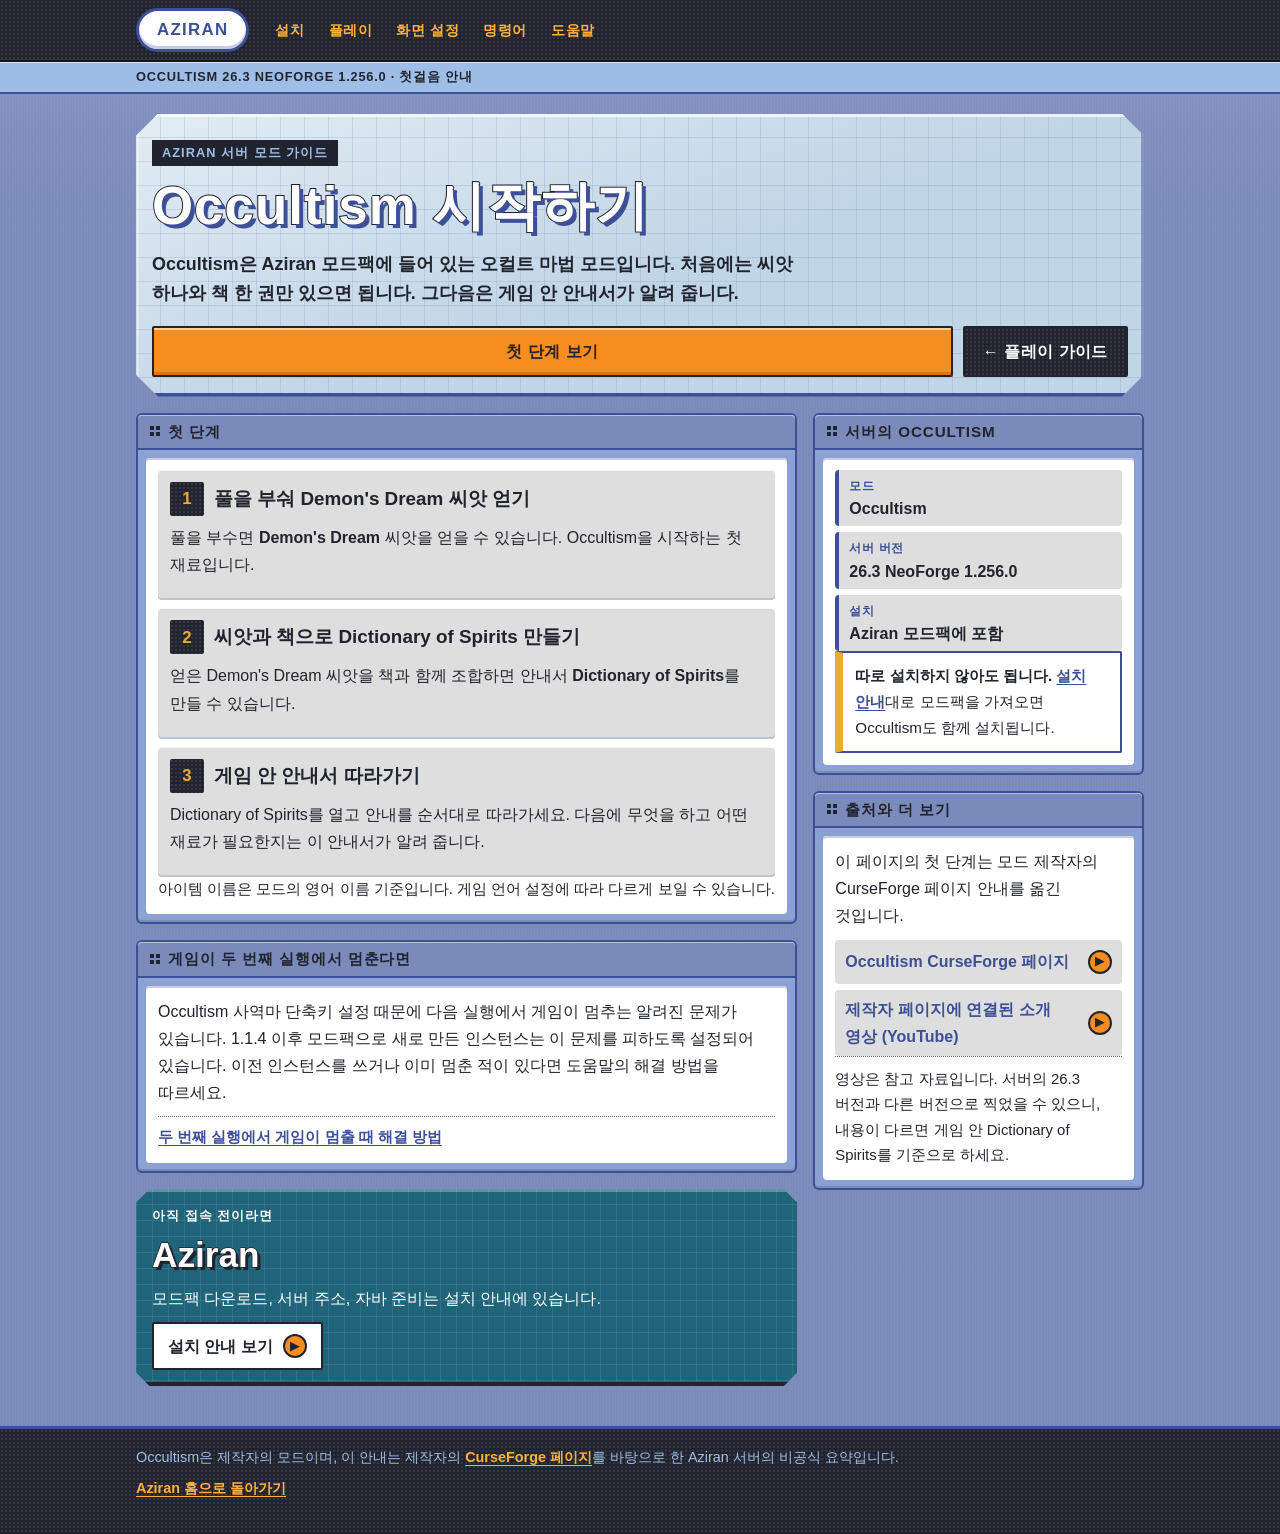
<file: site/occultism.html>
<!DOCTYPE html>
<html lang="ko">
<head>
<meta charset="utf-8">
<meta name="viewport" content="width=device-width, initial-scale=1">
<title>Occultism 시작 가이드 · Aziran 마인크래프트 서버</title>
<meta name="description" content="Aziran 서버에서 Occultism 모드를 처음 시작하는 방법. Demon's Dream 씨앗을 얻고 Dictionary of Spirits를 만들어 게임 안 안내를 따르는 순서.">
<meta name="color-scheme" content="light">
<link rel="stylesheet" href="styles.css">
<link rel="icon" href="data:image/svg+xml,%3Csvg xmlns='http://www.w3.org/2000/svg' viewBox='0 0 16 16'%3E%3Crect width='16' height='16' fill='%2321242e'/%3E%3Crect x='2' y='9' width='12' height='5' fill='%237a8aba'/%3E%3Crect x='6' y='4' width='4' height='5' fill='%23f68d1f'/%3E%3C/svg%3E">
</head>
<body>

<a class="skip-link" href="#first-steps">첫 단계로 건너뛰기</a>

<header class="masthead">
  <div class="topbar">
    <div class="wrap topbar-inner">
      <a class="logo-pill" href="index.html">AZIRAN</a>
      <nav aria-label="주요 메뉴">
        <ul class="nav-list">
          <li><a href="join.html">설치</a></li>
          <li><a href="play.html">플레이</a></li>
          <li><a href="visuals.html">화면 설정</a></li>
          <li><a href="commands.html">명령어</a></li>
          <li><a href="help.html">도움말</a></li>
        </ul>
      </nav>
    </div>
  </div>
  <div class="substrip">
    <div class="wrap"><p>Occultism 26.3 NeoForge 1.256.0 · 첫걸음 안내</p></div>
  </div>
</header>

<main class="wrap layout">

  <section class="hero-panel hero-panel-occult chamfer" aria-labelledby="hero-title">
    <p class="eyebrow">Aziran 서버 모드 가이드</p>
    <h1 class="hero-title hero-title-ko" id="hero-title">Occultism 시작하기</h1>
    <p class="hero-lede">Occultism은 Aziran 모드팩에 들어 있는 오컬트 마법 모드입니다. 처음에는 씨앗 하나와 책 한 권만 있으면 됩니다. 그다음은 게임 안 안내서가 알려 줍니다.</p>
    <div class="cta-row">
      <a class="btn btn-primary" href="#first-steps">첫 단계 보기</a>
      <a class="btn btn-quiet" href="play.html">← 플레이 가이드</a>
    </div>
  </section>

  <div class="content">

    <section class="panel" id="first-steps" aria-labelledby="steps-title">
      <h2 class="panel-head" id="steps-title">첫 단계</h2>
      <div class="panel-body">
        <ol class="step-list">

          <li class="step">
            <h3 class="step-title"><span class="step-num" aria-hidden="true">1</span>풀을 부숴 Demon's Dream 씨앗 얻기</h3>
            <p>풀을 부수면 <strong>Demon's Dream</strong> 씨앗을 얻을 수 있습니다. Occultism을 시작하는 첫 재료입니다.</p>
          </li>

          <li class="step">
            <h3 class="step-title"><span class="step-num" aria-hidden="true">2</span>씨앗과 책으로 Dictionary of Spirits 만들기</h3>
            <p>얻은 Demon's Dream 씨앗을 책과 함께 조합하면 안내서 <strong>Dictionary of Spirits</strong>를 만들 수 있습니다.</p>
          </li>

          <li class="step">
            <h3 class="step-title"><span class="step-num" aria-hidden="true">3</span>게임 안 안내서 따라가기</h3>
            <p>Dictionary of Spirits를 열고 안내를 순서대로 따라가세요. 다음에 무엇을 하고 어떤 재료가 필요한지는 이 안내서가 알려 줍니다.</p>
          </li>

        </ol>
        <p class="hint">아이템 이름은 모드의 영어 이름 기준입니다. 게임 언어 설정에 따라 다르게 보일 수 있습니다.</p>
      </div>
    </section>

    <section class="panel" id="trouble" aria-labelledby="trouble-title">
      <h2 class="panel-head" id="trouble-title">게임이 두 번째 실행에서 멈춘다면</h2>
      <div class="panel-body">
        <p>
          Occultism 사역마 단축키 설정 때문에 다음 실행에서 게임이 멈추는 알려진 문제가 있습니다.
          1.1.4 이후 모드팩으로 새로 만든 인스턴스는 이 문제를 피하도록 설정되어 있습니다.
          이전 인스턴스를 쓰거나 이미 멈춘 적이 있다면 도움말의 해결 방법을 따르세요.
        </p>
        <p class="links"><a href="help.html#keys">두 번째 실행에서 게임이 멈출 때 해결 방법</a></p>
      </div>
    </section>

    <section class="promo chamfer" aria-labelledby="back-title">
      <p class="promo-label">아직 접속 전이라면</p>
      <h2 class="promo-title" id="back-title">Aziran</h2>
      <p>모드팩 다운로드, 서버 주소, 자바 준비는 설치 안내에 있습니다.</p>
      <a class="promo-link" href="join.html">설치 안내 보기 <span class="arrow" aria-hidden="true">▶</span></a>
    </section>

  </div>

  <aside class="rail" aria-label="모드 정보와 출처">

    <section class="panel" aria-labelledby="info-title">
      <h2 class="panel-head" id="info-title">서버의 Occultism</h2>
      <div class="panel-body">
        <dl class="spec-grid">
          <div class="spec">
            <dt>모드</dt>
            <dd>Occultism</dd>
          </div>
          <div class="spec">
            <dt>서버 버전</dt>
            <dd>26.3 NeoForge 1.256.0</dd>
          </div>
          <div class="spec">
            <dt>설치</dt>
            <dd>Aziran 모드팩에 포함</dd>
          </div>
        </dl>
        <p class="note">
          <strong>따로 설치하지 않아도 됩니다.</strong> <a href="join.html#steps">설치 안내</a>대로 모드팩을 가져오면 Occultism도 함께 설치됩니다.
        </p>
      </div>
    </section>

    <section class="panel" aria-labelledby="sources-title">
      <h2 class="panel-head" id="sources-title">출처와 더 보기</h2>
      <div class="panel-body">
        <p>이 페이지의 첫 단계는 모드 제작자의 CurseForge 페이지 안내를 옮긴 것입니다.</p>
        <ul class="quick-links">
          <li><a href="https://www.curseforge.com/minecraft/mc-mods/occultism">Occultism CurseForge 페이지 <span class="arrow" aria-hidden="true">▶</span></a></li>
          <li><a href="https://www.youtube.com/watch?v=kAKzzJ_yiC8">제작자 페이지에 연결된 소개 영상 (YouTube) <span class="arrow" aria-hidden="true">▶</span></a></li>
        </ul>
        <p class="hint dotted">영상은 참고 자료입니다. 서버의 26.3 버전과 다른 버전으로 찍었을 수 있으니, 내용이 다르면 게임 안 Dictionary of Spirits를 기준으로 하세요.</p>
      </div>
    </section>

  </aside>

</main>

<footer class="site-footer">
  <div class="wrap">
    <p>
      Occultism은 제작자의 모드이며, 이 안내는 제작자의
      <a href="https://www.curseforge.com/minecraft/mc-mods/occultism">CurseForge 페이지</a>를 바탕으로 한 Aziran 서버의 비공식 요약입니다.
    </p>
    <p><a href="index.html">Aziran 홈으로 돌아가기</a></p>
  </div>
</footer>

</body>
</html>
</file>
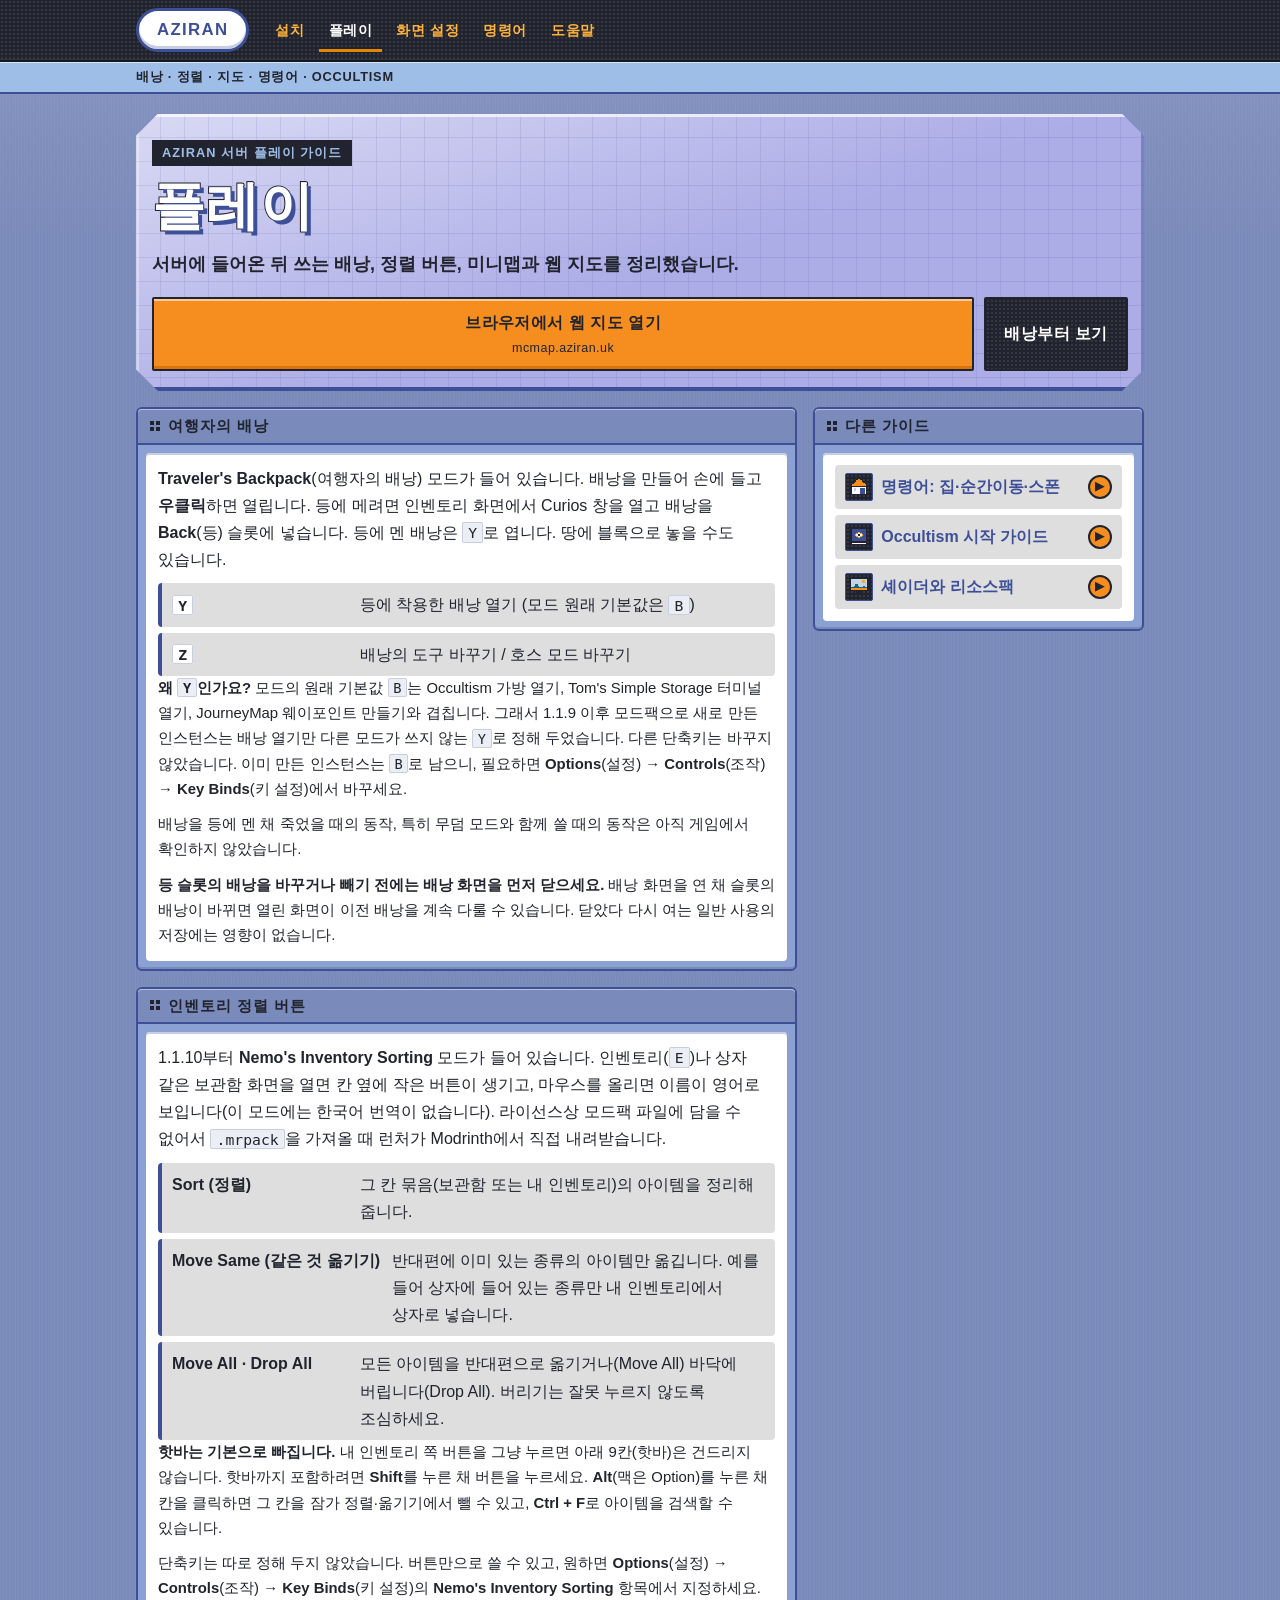
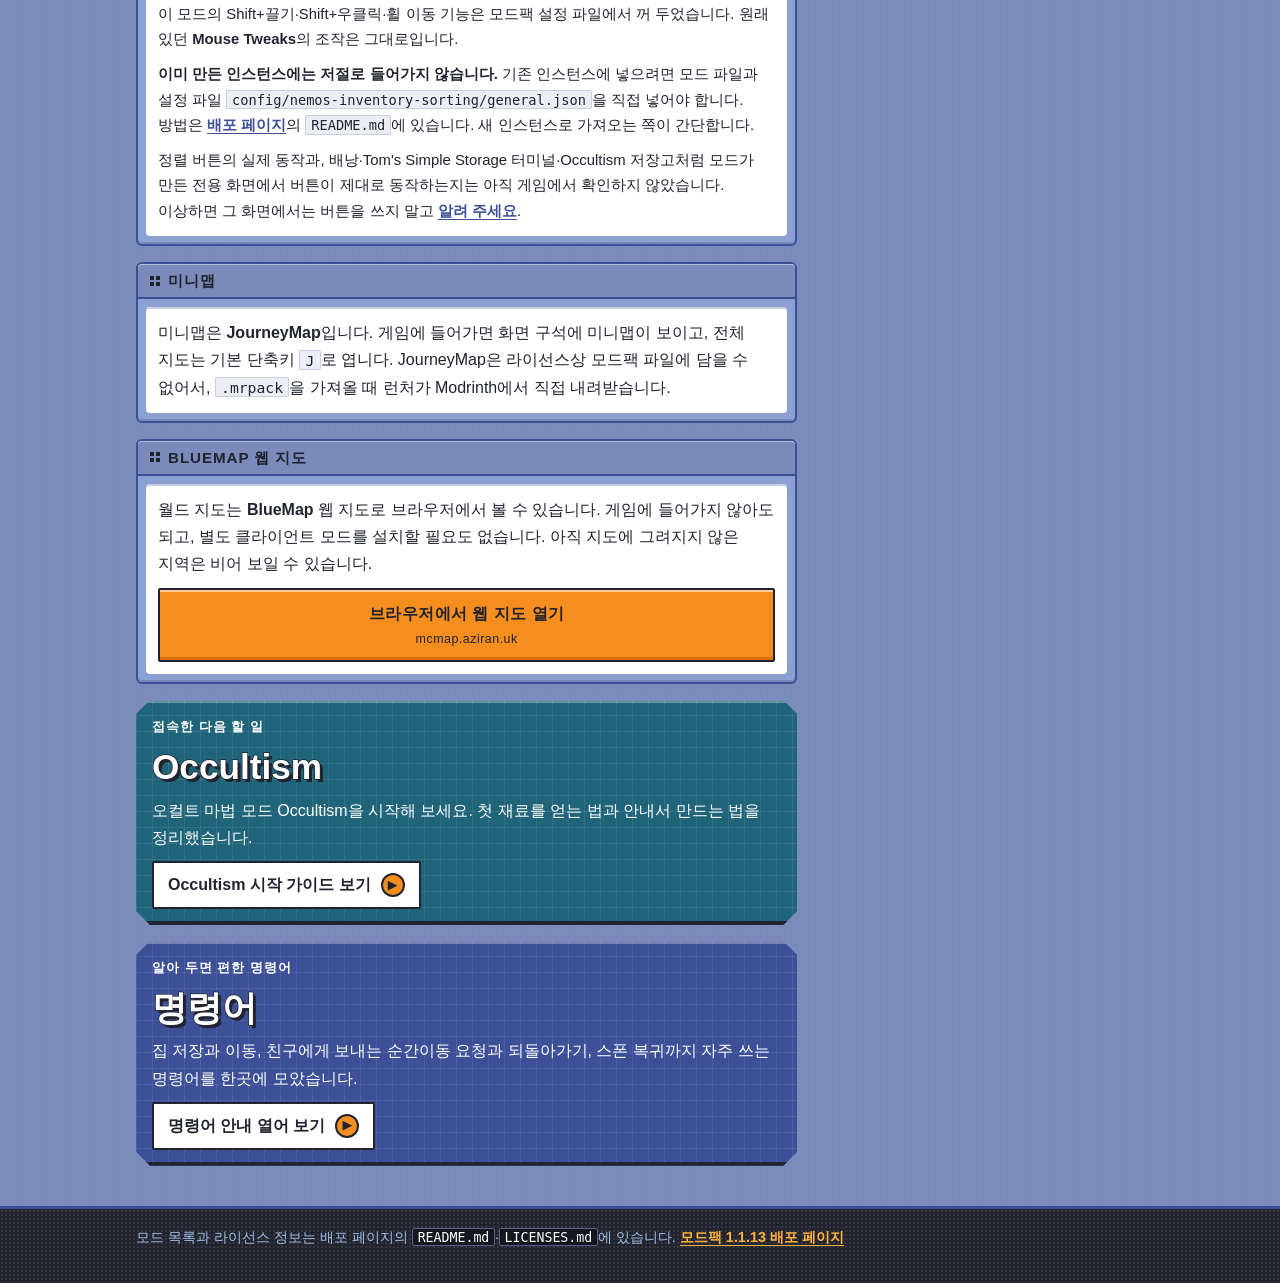
<file: site/play.html>
<!DOCTYPE html>
<html lang="ko">
<head>
<meta charset="utf-8">
<meta name="viewport" content="width=device-width, initial-scale=1">
<title>플레이 가이드 · Aziran 마인크래프트 서버</title>
<meta name="description" content="Aziran 서버 플레이 가이드. 여행자의 배낭, Nemo's Inventory Sorting 정렬 버튼, JourneyMap 미니맵, BlueMap 웹 지도, 명령어와 Occultism 안내.">
<meta name="color-scheme" content="light">
<link rel="stylesheet" href="styles.css">
<link rel="icon" href="data:image/svg+xml,%3Csvg xmlns='http://www.w3.org/2000/svg' viewBox='0 0 16 16'%3E%3Crect width='16' height='16' fill='%2321242e'/%3E%3Crect x='2' y='9' width='12' height='5' fill='%237a8aba'/%3E%3Crect x='6' y='4' width='4' height='5' fill='%23f68d1f'/%3E%3C/svg%3E">
</head>
<body>

<a class="skip-link" href="#backpack">플레이 안내로 건너뛰기</a>

<header class="masthead">
  <div class="topbar">
    <div class="wrap topbar-inner">
      <a class="logo-pill" href="index.html">AZIRAN</a>
      <nav aria-label="주요 메뉴">
        <ul class="nav-list">
          <li><a href="join.html">설치</a></li>
          <li><a href="play.html" aria-current="page">플레이</a></li>
          <li><a href="visuals.html">화면 설정</a></li>
          <li><a href="commands.html">명령어</a></li>
          <li><a href="help.html">도움말</a></li>
        </ul>
      </nav>
    </div>
  </div>
  <div class="substrip">
    <div class="wrap"><p>배낭 · 정렬 · 지도 · 명령어 · Occultism</p></div>
  </div>
</header>

<main class="wrap layout">

  <section class="hero-panel chamfer" aria-labelledby="hero-title">
    <p class="eyebrow">Aziran 서버 플레이 가이드</p>
    <h1 class="hero-title hero-title-ko" id="hero-title">플레이</h1>
    <p class="hero-lede">서버에 들어온 뒤 쓰는 배낭, 정렬 버튼, 미니맵과 웹 지도를 정리했습니다.</p>
    <div class="cta-row">
      <a class="btn btn-primary" href="https://mcmap.aziran.uk/">
        브라우저에서 웹 지도 열기
        <span class="btn-sub">mcmap.aziran.uk</span>
      </a>
      <a class="btn btn-quiet" href="#backpack">배낭부터 보기</a>
    </div>
  </section>

  <div class="content">

    <section class="panel" id="backpack" aria-labelledby="backpack-title">
      <h2 class="panel-head" id="backpack-title">여행자의 배낭</h2>
      <div class="panel-body">
        <p>
          <strong>Traveler's Backpack</strong>(여행자의 배낭) 모드가 들어 있습니다. 배낭을 만들어 손에 들고 <strong>우클릭</strong>하면 열립니다.
          등에 메려면 인벤토리 화면에서 Curios 창을 열고 배낭을 <strong>Back</strong>(등) 슬롯에 넣습니다. 등에 멘 배낭은 <code>Y</code>로 엽니다. 땅에 블록으로 놓을 수도 있습니다.
        </p>
        <dl class="cmd-list">
          <div class="cmd">
            <dt><code>Y</code></dt>
            <dd>등에 착용한 배낭 열기 (모드 원래 기본값은 <code>B</code>)</dd>
          </div>
          <div class="cmd">
            <dt><code>Z</code></dt>
            <dd>배낭의 도구 바꾸기 / 호스 모드 바꾸기</dd>
          </div>
        </dl>
        <p class="hint">
          <strong>왜 <code>Y</code>인가요?</strong> 모드의 원래 기본값 <code>B</code>는 Occultism 가방 열기, Tom's Simple Storage 터미널 열기, JourneyMap 웨이포인트 만들기와 겹칩니다.
          그래서 1.1.9 이후 모드팩으로 새로 만든 인스턴스는 배낭 열기만 다른 모드가 쓰지 않는 <code>Y</code>로 정해 두었습니다. 다른 단축키는 바꾸지 않았습니다.
          이미 만든 인스턴스는 <code>B</code>로 남으니, 필요하면 <strong>Options</strong>(설정) → <strong>Controls</strong>(조작) → <strong>Key Binds</strong>(키 설정)에서 바꾸세요.
        </p>
        <p class="hint">
          배낭을 등에 멘 채 죽었을 때의 동작, 특히 무덤 모드와 함께 쓸 때의 동작은 아직 게임에서 확인하지 않았습니다.
        </p>
        <p class="hint">
          <strong>등 슬롯의 배낭을 바꾸거나 빼기 전에는 배낭 화면을 먼저 닫으세요.</strong> 배낭 화면을 연 채 슬롯의 배낭이 바뀌면 열린 화면이 이전 배낭을 계속 다룰 수 있습니다. 닫았다 다시 여는 일반 사용의 저장에는 영향이 없습니다.
        </p>
      </div>
    </section>

    <section class="panel" id="sorting" aria-labelledby="sorting-title">
      <h2 class="panel-head" id="sorting-title">인벤토리 정렬 버튼</h2>
      <div class="panel-body">
        <p>
          1.1.10부터 <strong>Nemo's Inventory Sorting</strong> 모드가 들어 있습니다. 인벤토리(<code>E</code>)나 상자 같은 보관함 화면을 열면 칸 옆에 작은 버튼이 생기고, 마우스를 올리면 이름이 영어로 보입니다(이 모드에는 한국어 번역이 없습니다).
          라이선스상 모드팩 파일에 담을 수 없어서 <code>.mrpack</code>을 가져올 때 런처가 Modrinth에서 직접 내려받습니다.
        </p>
        <dl class="cmd-list">
          <div class="cmd">
            <dt>Sort (정렬)</dt>
            <dd>그 칸 묶음(보관함 또는 내 인벤토리)의 아이템을 정리해 줍니다.</dd>
          </div>
          <div class="cmd">
            <dt>Move Same (같은 것 옮기기)</dt>
            <dd>반대편에 이미 있는 종류의 아이템만 옮깁니다. 예를 들어 상자에 들어 있는 종류만 내 인벤토리에서 상자로 넣습니다.</dd>
          </div>
          <div class="cmd">
            <dt>Move All · Drop All</dt>
            <dd>모든 아이템을 반대편으로 옮기거나(Move All) 바닥에 버립니다(Drop All). 버리기는 잘못 누르지 않도록 조심하세요.</dd>
          </div>
        </dl>
        <p class="hint">
          <strong>핫바는 기본으로 빠집니다.</strong> 내 인벤토리 쪽 버튼을 그냥 누르면 아래 9칸(핫바)은 건드리지 않습니다. 핫바까지 포함하려면 <strong>Shift</strong>를 누른 채 버튼을 누르세요.
          <strong>Alt</strong>(맥은 Option)를 누른 채 칸을 클릭하면 그 칸을 잠가 정렬·옮기기에서 뺄 수 있고, <strong>Ctrl + F</strong>로 아이템을 검색할 수 있습니다.
        </p>
        <p class="hint">
          단축키는 따로 정해 두지 않았습니다. 버튼만으로 쓸 수 있고, 원하면 <strong>Options</strong>(설정) → <strong>Controls</strong>(조작) → <strong>Key Binds</strong>(키 설정)의 <strong>Nemo's Inventory Sorting</strong> 항목에서 지정하세요.
          이 모드의 Shift+끌기·Shift+우클릭·휠 이동 기능은 모드팩 설정 파일에서 꺼 두었습니다. 원래 있던 <strong>Mouse Tweaks</strong>의 조작은 그대로입니다.
        </p>
        <p class="hint">
          <strong>이미 만든 인스턴스에는 저절로 들어가지 않습니다.</strong> 기존 인스턴스에 넣으려면 모드 파일과 설정 파일 <code>config/nemos-inventory-sorting/general.json</code>을 직접 넣어야 합니다. 방법은 <a href="https://github.com/aziran07/AziranMinecraftServer/releases/tag/client-1.1.13">배포 페이지</a>의 <code>README.md</code>에 있습니다. 새 인스턴스로 가져오는 쪽이 간단합니다.
        </p>
        <p class="hint">
          정렬 버튼의 실제 동작과, 배낭·Tom's Simple Storage 터미널·Occultism 저장고처럼 모드가 만든 전용 화면에서 버튼이 제대로 동작하는지는 아직 게임에서 확인하지 않았습니다. 이상하면 그 화면에서는 버튼을 쓰지 말고 <a href="help.html#contact">알려 주세요</a>.
        </p>
      </div>
    </section>

    <section class="panel" id="journeymap" aria-labelledby="journeymap-title">
      <h2 class="panel-head" id="journeymap-title">미니맵</h2>
      <div class="panel-body">
        <p>
          미니맵은 <strong>JourneyMap</strong>입니다. 게임에 들어가면 화면 구석에 미니맵이 보이고, 전체 지도는 기본 단축키 <code>J</code>로 엽니다.
          JourneyMap은 라이선스상 모드팩 파일에 담을 수 없어서, <code>.mrpack</code>을 가져올 때 런처가 Modrinth에서 직접 내려받습니다.
        </p>
      </div>
    </section>

    <section class="panel" id="webmap" aria-labelledby="webmap-title">
      <h2 class="panel-head" id="webmap-title">BlueMap 웹 지도</h2>
      <div class="panel-body">
        <p>
          월드 지도는 <strong>BlueMap</strong> 웹 지도로 브라우저에서 볼 수 있습니다. 게임에 들어가지 않아도 되고, 별도 클라이언트 모드를 설치할 필요도 없습니다.
          아직 지도에 그려지지 않은 지역은 비어 보일 수 있습니다.
        </p>
        <div class="cta-row">
          <a class="btn btn-primary" href="https://mcmap.aziran.uk/">
            브라우저에서 웹 지도 열기
            <span class="btn-sub">mcmap.aziran.uk</span>
          </a>
        </div>
      </div>
    </section>

    <section class="promo chamfer" aria-labelledby="occult-promo-title">
      <p class="promo-label">접속한 다음 할 일</p>
      <h2 class="promo-title" id="occult-promo-title">Occultism</h2>
      <p>오컬트 마법 모드 Occultism을 시작해 보세요. 첫 재료를 얻는 법과 안내서 만드는 법을 정리했습니다.</p>
      <a class="promo-link" href="occultism.html">Occultism 시작 가이드 보기 <span class="arrow" aria-hidden="true">▶</span></a>
    </section>

    <section class="promo promo-commands chamfer" aria-labelledby="command-promo-title">
      <p class="promo-label">알아 두면 편한 명령어</p>
      <h2 class="promo-title" id="command-promo-title">명령어</h2>
      <p>집 저장과 이동, 친구에게 보내는 순간이동 요청과 되돌아가기, 스폰 복귀까지 자주 쓰는 명령어를 한곳에 모았습니다.</p>
      <a class="promo-link" href="commands.html">명령어 안내 열어 보기 <span class="arrow" aria-hidden="true">▶</span></a>
    </section>

  </div>

  <aside class="rail" aria-label="다른 플레이 가이드">

    <nav class="panel" aria-labelledby="more-title">
      <h2 class="panel-head" id="more-title">다른 가이드</h2>
      <div class="panel-body">
        <ul class="quick-links">
          <li><a href="commands.html"><img class="link-icon" src="icons/home.svg" alt="" width="28" height="28"><span class="link-text">명령어: 집·순간이동·스폰</span><span class="arrow" aria-hidden="true">▶</span></a></li>
          <li><a href="occultism.html"><img class="link-icon" src="icons/book.svg" alt="" width="28" height="28"><span class="link-text">Occultism 시작 가이드</span><span class="arrow" aria-hidden="true">▶</span></a></li>
          <li><a href="visuals.html"><img class="link-icon" src="icons/screen.svg" alt="" width="28" height="28"><span class="link-text">셰이더와 리소스팩</span><span class="arrow" aria-hidden="true">▶</span></a></li>
        </ul>
      </div>
    </nav>

  </aside>

</main>

<footer class="site-footer">
  <div class="wrap">
    <p>
      모드 목록과 라이선스 정보는 배포 페이지의 <code>README.md</code>·<code>LICENSES.md</code>에 있습니다.
      <a href="https://github.com/aziran07/AziranMinecraftServer/releases/tag/client-1.1.13">모드팩 1.1.13 배포 페이지</a>
    </p>
  </div>
</footer>

</body>
</html>
</file>
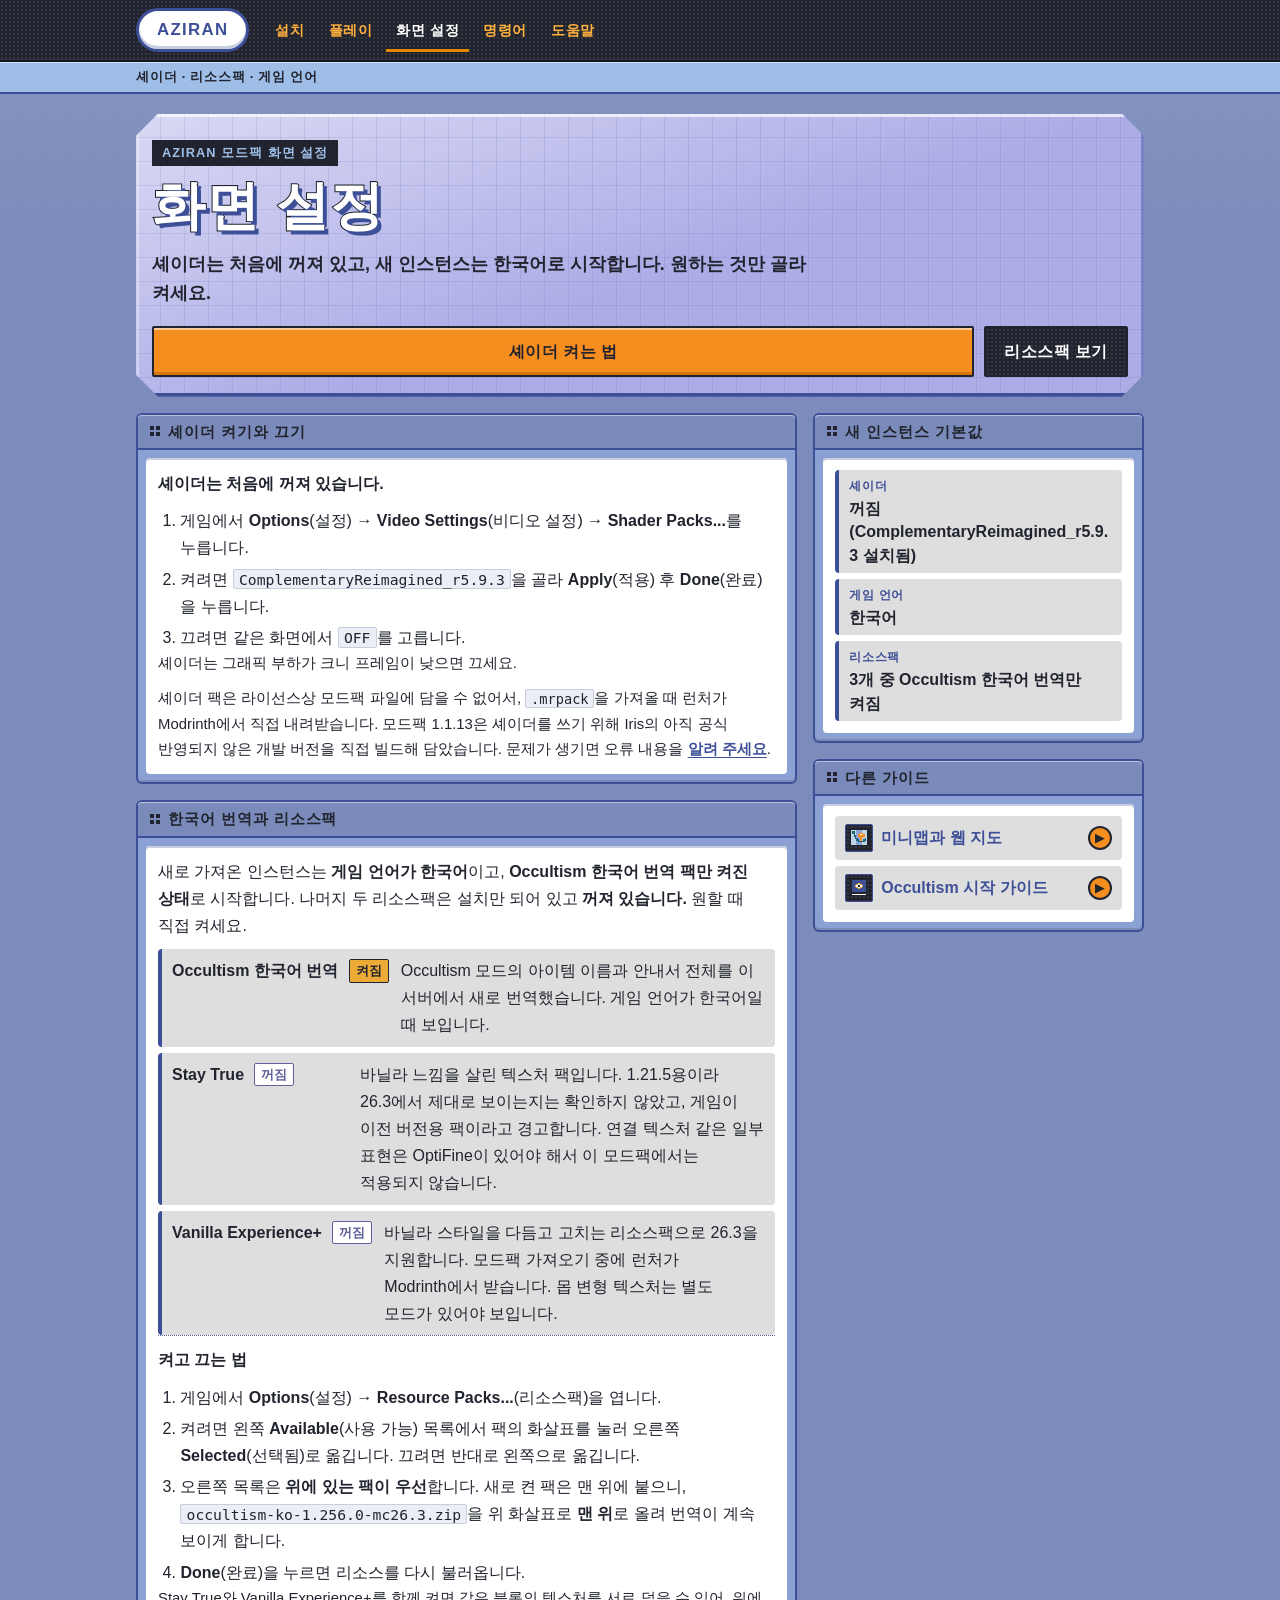
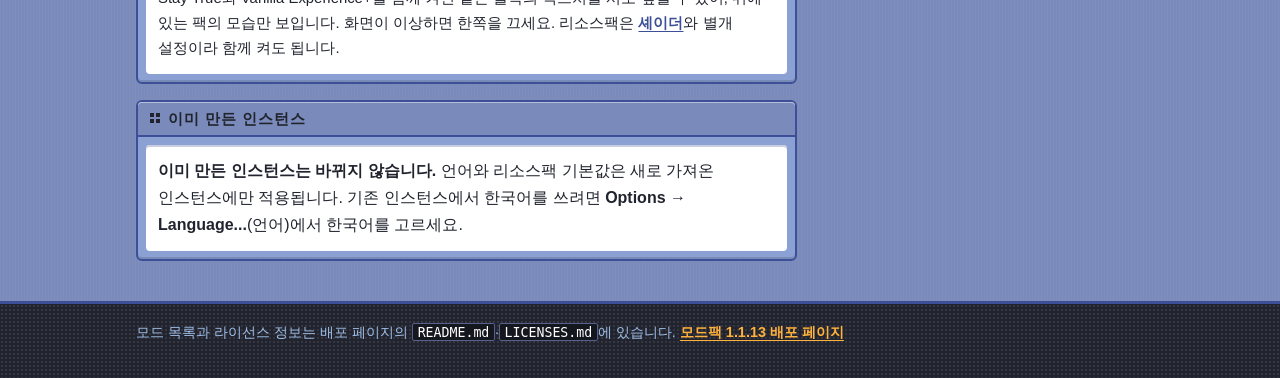
<file: site/visuals.html>
<!DOCTYPE html>
<html lang="ko">
<head>
<meta charset="utf-8">
<meta name="viewport" content="width=device-width, initial-scale=1">
<title>화면 설정 · Aziran 마인크래프트 서버</title>
<meta name="description" content="Aziran 모드팩의 셰이더 켜기와 끄기, Occultism 한국어 번역과 리소스팩 기본값, 리소스팩 순서와 게임 언어 설정.">
<meta name="color-scheme" content="light">
<link rel="stylesheet" href="styles.css">
<link rel="icon" href="data:image/svg+xml,%3Csvg xmlns='http://www.w3.org/2000/svg' viewBox='0 0 16 16'%3E%3Crect width='16' height='16' fill='%2321242e'/%3E%3Crect x='2' y='9' width='12' height='5' fill='%237a8aba'/%3E%3Crect x='6' y='4' width='4' height='5' fill='%23f68d1f'/%3E%3C/svg%3E">
</head>
<body>

<a class="skip-link" href="#shaders">셰이더 안내로 건너뛰기</a>

<header class="masthead">
  <div class="topbar">
    <div class="wrap topbar-inner">
      <a class="logo-pill" href="index.html">AZIRAN</a>
      <nav aria-label="주요 메뉴">
        <ul class="nav-list">
          <li><a href="join.html">설치</a></li>
          <li><a href="play.html">플레이</a></li>
          <li><a href="visuals.html" aria-current="page">화면 설정</a></li>
          <li><a href="commands.html">명령어</a></li>
          <li><a href="help.html">도움말</a></li>
        </ul>
      </nav>
    </div>
  </div>
  <div class="substrip">
    <div class="wrap"><p>셰이더 · 리소스팩 · 게임 언어</p></div>
  </div>
</header>

<main class="wrap layout">

  <section class="hero-panel chamfer" aria-labelledby="hero-title">
    <p class="eyebrow">Aziran 모드팩 화면 설정</p>
    <h1 class="hero-title hero-title-ko" id="hero-title">화면 설정</h1>
    <p class="hero-lede">셰이더는 처음에 꺼져 있고, 새 인스턴스는 한국어로 시작합니다. 원하는 것만 골라 켜세요.</p>
    <div class="cta-row">
      <a class="btn btn-primary" href="#shaders">셰이더 켜는 법</a>
      <a class="btn btn-quiet" href="#resourcepacks">리소스팩 보기</a>
    </div>
  </section>

  <div class="content">

    <section class="panel" id="shaders" aria-labelledby="shaders-title">
      <h2 class="panel-head" id="shaders-title">셰이더 켜기와 끄기</h2>
      <div class="panel-body">
        <p><strong>셰이더는 처음에 꺼져 있습니다.</strong></p>
        <ol class="substeps">
          <li>게임에서 <strong>Options</strong>(설정) → <strong>Video Settings</strong>(비디오 설정) → <strong>Shader Packs...</strong>를 누릅니다.</li>
          <li>켜려면 <code>ComplementaryReimagined_r5.9.3</code>을 골라 <strong>Apply</strong>(적용) 후 <strong>Done</strong>(완료)을 누릅니다.</li>
          <li>끄려면 같은 화면에서 <code>OFF</code>를 고릅니다.</li>
        </ol>
        <p class="hint">셰이더는 그래픽 부하가 크니 프레임이 낮으면 끄세요.</p>
        <p class="hint">
          셰이더 팩은 라이선스상 모드팩 파일에 담을 수 없어서, <code>.mrpack</code>을 가져올 때 런처가 Modrinth에서 직접 내려받습니다.
          모드팩 1.1.13은 셰이더를 쓰기 위해 Iris의 아직 공식 반영되지 않은 개발 버전을 직접 빌드해 담았습니다. 문제가 생기면 오류 내용을 <a href="help.html#contact">알려 주세요</a>.
        </p>
      </div>
    </section>

    <section class="panel" id="resourcepacks" aria-labelledby="resourcepacks-title">
      <h2 class="panel-head" id="resourcepacks-title">한국어 번역과 리소스팩</h2>
      <div class="panel-body">
        <p>
          새로 가져온 인스턴스는 <strong>게임 언어가 한국어</strong>이고, <strong>Occultism 한국어 번역 팩만 켜진 상태</strong>로 시작합니다.
          나머지 두 리소스팩은 설치만 되어 있고 <strong>꺼져 있습니다.</strong> 원할 때 직접 켜세요.
        </p>
        <dl class="cmd-list">
          <div class="cmd">
            <dt>Occultism 한국어 번역 <span class="state-on">켜짐</span></dt>
            <dd>Occultism 모드의 아이템 이름과 안내서 전체를 이 서버에서 새로 번역했습니다. 게임 언어가 한국어일 때 보입니다.</dd>
          </div>
          <div class="cmd">
            <dt>Stay True <span class="state-off">꺼짐</span></dt>
            <dd>바닐라 느낌을 살린 텍스처 팩입니다. 1.21.5용이라 26.3에서 제대로 보이는지는 확인하지 않았고, 게임이 이전 버전용 팩이라고 경고합니다. 연결 텍스처 같은 일부 표현은 OptiFine이 있어야 해서 이 모드팩에서는 적용되지 않습니다.</dd>
          </div>
          <div class="cmd">
            <dt>Vanilla Experience+ <span class="state-off">꺼짐</span></dt>
            <dd>바닐라 스타일을 다듬고 고치는 리소스팩으로 26.3을 지원합니다. 모드팩 가져오기 중에 런처가 Modrinth에서 받습니다. 몹 변형 텍스처는 별도 모드가 있어야 보입니다.</dd>
          </div>
        </dl>
        <p class="dotted"><strong>켜고 끄는 법</strong></p>
        <ol class="substeps">
          <li>게임에서 <strong>Options</strong>(설정) → <strong>Resource Packs...</strong>(리소스팩)을 엽니다.</li>
          <li>켜려면 왼쪽 <strong>Available</strong>(사용 가능) 목록에서 팩의 화살표를 눌러 오른쪽 <strong>Selected</strong>(선택됨)로 옮깁니다. 끄려면 반대로 왼쪽으로 옮깁니다.</li>
          <li>오른쪽 목록은 <strong>위에 있는 팩이 우선</strong>합니다. 새로 켠 팩은 맨 위에 붙으니, <code>occultism-ko-1.256.0-mc26.3.zip</code>을 위 화살표로 <strong>맨 위</strong>로 올려 번역이 계속 보이게 합니다.</li>
          <li><strong>Done</strong>(완료)을 누르면 리소스를 다시 불러옵니다.</li>
        </ol>
        <p class="hint">
          Stay True와 Vanilla Experience+를 함께 켜면 같은 블록의 텍스처를 서로 덮을 수 있어, 위에 있는 팩의 모습만 보입니다. 화면이 이상하면 한쪽을 끄세요.
          리소스팩은 <a href="#shaders">셰이더</a>와 별개 설정이라 함께 켜도 됩니다.
        </p>
      </div>
    </section>

    <section class="panel" id="language" aria-labelledby="language-title">
      <h2 class="panel-head" id="language-title">이미 만든 인스턴스</h2>
      <div class="panel-body">
        <p>
          <strong>이미 만든 인스턴스는 바뀌지 않습니다.</strong> 언어와 리소스팩 기본값은 새로 가져온 인스턴스에만 적용됩니다.
          기존 인스턴스에서 한국어를 쓰려면 <strong>Options</strong> → <strong>Language...</strong>(언어)에서 한국어를 고르세요.
        </p>
      </div>
    </section>

  </div>

  <aside class="rail" aria-label="기본값과 다른 안내">

    <section class="panel" aria-labelledby="defaults-title">
      <h2 class="panel-head" id="defaults-title">새 인스턴스 기본값</h2>
      <div class="panel-body">
        <dl class="spec-grid">
          <div class="spec">
            <dt>셰이더</dt>
            <dd>꺼짐 (ComplementaryReimagined_r5.9.3 설치됨)</dd>
          </div>
          <div class="spec">
            <dt>게임 언어</dt>
            <dd>한국어</dd>
          </div>
          <div class="spec">
            <dt>리소스팩</dt>
            <dd>3개 중 Occultism 한국어 번역만 켜짐</dd>
          </div>
        </dl>
      </div>
    </section>

    <nav class="panel" aria-labelledby="more-title">
      <h2 class="panel-head" id="more-title">다른 가이드</h2>
      <div class="panel-body">
        <ul class="quick-links">
          <li><a href="play.html#journeymap"><img class="link-icon" src="icons/map.svg" alt="" width="28" height="28"><span class="link-text">미니맵과 웹 지도</span><span class="arrow" aria-hidden="true">▶</span></a></li>
          <li><a href="occultism.html"><img class="link-icon" src="icons/book.svg" alt="" width="28" height="28"><span class="link-text">Occultism 시작 가이드</span><span class="arrow" aria-hidden="true">▶</span></a></li>
        </ul>
      </div>
    </nav>

  </aside>

</main>

<footer class="site-footer">
  <div class="wrap">
    <p>
      모드 목록과 라이선스 정보는 배포 페이지의 <code>README.md</code>·<code>LICENSES.md</code>에 있습니다.
      <a href="https://github.com/aziran07/AziranMinecraftServer/releases/tag/client-1.1.13">모드팩 1.1.13 배포 페이지</a>
    </p>
  </div>
</footer>

</body>
</html>
</file>
<file: site/styles.css>
/* Aziran join guide — Y2K console chrome: periwinkle beveled plates, carbon dotted
   command bars, and amber/orange used only for "go here" cues. See root DESIGN.md. */

:root {
  color-scheme: light;

  --signal:        #f68d1f;
  --signal-deep:   #d9730a;
  --amber:         #ecab37;
  --nav-gold:      #e48600;
  --nav-gold-lit:  #ffb13d;
  --canvas:        #7a8aba;
  --canvas-soft:   #9fbee7;
  --lavender:      #acace7;
  --ice:           #c0d5e6;
  --periwinkle:    #8ba1d4;
  --chrome-indigo: #3d4f97;
  --muted-indigo:  #60619c;
  --platinum:      #dedede;
  --surface:       #ffffff;
  --carbon:        #21242e;
  --carbon-deep:   #15171e;
  --hairline:      #5a5f8c;
  --ink:           #21242e;
  --ink-soft:      #3d4f97;
  --teal:          #206479;
  --alert:         #b3000e;

  --gutter: 16px;
  --measure: 1040px;
  --chamfer: 14px;

  --bevel: inset 0 1px 0 rgba(255, 255, 255, 0.55), inset 0 -2px 0 rgba(33, 36, 46, 0.18);
  --dots: radial-gradient(rgba(255, 255, 255, 0.09) 1px, transparent 1.4px);
}

*, *::before, *::after { box-sizing: border-box; }

html { -webkit-text-size-adjust: 100%; }

body {
  margin: 0;
  min-width: 0;
  background-color: var(--canvas);
  background-image:
    linear-gradient(180deg, rgba(255, 255, 255, 0.10), rgba(255, 255, 255, 0) 240px),
    repeating-linear-gradient(90deg, rgba(255, 255, 255, 0.035) 0 1px, transparent 1px 3px);
  color: var(--ink);
  font-family: Arial, "Apple SD Gothic Neo", "Malgun Gothic", "Noto Sans KR",
               "Pretendard", "Segoe UI", system-ui, sans-serif;
  font-size: 16px;
  line-height: 1.7;
  word-break: keep-all;
  overflow-wrap: anywhere;
}

code {
  font-family: ui-monospace, "SFMono-Regular", "Consolas", "DejaVu Sans Mono", monospace;
  font-size: 0.92em;
  background: #eceef5;
  border: 1px solid #c9cde0;
  border-radius: 2px;
  padding: 0.05em 0.35em;
}

a {
  color: var(--ink-soft);
  font-weight: 700;
  text-decoration-thickness: 1px;
  text-underline-offset: 3px;
}
a:hover { color: var(--carbon); text-decoration-thickness: 2px; }

:focus-visible {
  outline: 3px solid var(--carbon);
  outline-offset: 2px;
  box-shadow: 0 0 0 6px var(--amber);
}

.wrap {
  width: 100%;
  max-width: var(--measure);
  margin-inline: auto;
  padding-inline: var(--gutter);
}

.skip-link {
  position: absolute;
  left: -9999px;
  top: 0;
  z-index: 10;
  background: var(--amber);
  color: var(--carbon);
  padding: 10px 14px;
  font-weight: 700;
}
.skip-link:focus { left: 8px; top: 8px; }

.chamfer {
  clip-path: polygon(var(--chamfer) 0, calc(100% - var(--chamfer)) 0, 100% var(--chamfer),
                     100% calc(100% - var(--chamfer)), calc(100% - var(--chamfer)) 100%,
                     var(--chamfer) 100%, 0 calc(100% - var(--chamfer)), 0 var(--chamfer));
}

/* ---------- command bar + sub strip ---------- */

.topbar {
  background-color: var(--carbon);
  background-image: var(--dots);
  background-size: 4px 4px;
  border-bottom: 2px solid var(--carbon-deep);
  box-shadow: inset 0 -1px 0 rgba(255, 255, 255, 0.08);
}

.topbar-inner {
  display: flex;
  flex-wrap: wrap;
  align-items: center;
  gap: 8px 16px;
  padding-block: 8px;
}

.topbar :focus-visible { outline-color: var(--amber); box-shadow: 0 0 0 6px var(--carbon-deep); }

.logo-pill {
  display: inline-flex;
  align-items: center;
  min-height: 44px;
  padding: 4px 18px;
  background: var(--surface);
  border: 3px solid var(--chrome-indigo);
  border-radius: 9999px;
  box-shadow: inset 0 -3px 0 #c9cde0;
  color: var(--chrome-indigo);
  font-family: "Arial Black", Arial, sans-serif;
  font-weight: 900;
  font-size: 1.05rem;
  letter-spacing: 0.08em;
  text-decoration: none;
}
.logo-pill:hover { color: var(--carbon); }

.nav-list {
  display: flex;
  flex-wrap: wrap;
  gap: 2px 4px;
  margin: 0;
  padding: 0;
  list-style: none;
}

.nav-list a {
  display: inline-flex;
  align-items: center;
  min-height: 44px;
  padding: 4px 10px;
  color: var(--nav-gold-lit);
  font-size: 0.9rem;
  letter-spacing: 0.04em;
  text-decoration: none;
  text-transform: uppercase;
}
.nav-list a:hover { color: var(--surface); text-decoration: underline; }
.nav-list a[aria-current="page"] {
  color: var(--surface);
  box-shadow: inset 0 -3px 0 var(--nav-gold);
}

.substrip {
  background: var(--canvas-soft);
  border-bottom: 2px solid var(--chrome-indigo);
  box-shadow: inset 0 1px 0 rgba(255, 255, 255, 0.6);
}
.substrip p {
  margin: 0;
  padding-block: 4px;
  font-size: 0.8rem;
  font-weight: 700;
  letter-spacing: 0.06em;
  text-transform: uppercase;
  color: var(--carbon);
}

/* ---------- page grid ---------- */

main { padding-block: 20px 8px; }

.layout {
  display: grid;
  gap: 16px;
  grid-template-columns: minmax(0, 1fr);
  grid-template-areas: "hero" "content" "rail";
}
.layout > .hero-panel { grid-area: hero; }
.layout > .rail       { grid-area: rail; }
.layout > .content    { grid-area: content; }

.content, .rail {
  display: grid;
  gap: 16px;
  align-content: start;
  min-width: 0;
}

/* Home: hero, then guide cards, then install/help entry points — no side rail. */
.stack {
  display: grid;
  gap: 16px;
  grid-template-columns: minmax(0, 1fr);
}

.entry-grid {
  display: grid;
  gap: 16px;
  grid-template-columns: minmax(0, 1fr);
  align-items: start;
}

@media (min-width: 820px) {
  .entry-grid { grid-template-columns: repeat(2, minmax(0, 1fr)); }
  .layout {
    grid-template-columns: minmax(0, 2fr) minmax(0, 1fr);
    grid-template-areas: "hero hero" "content rail";
  }
}

/* ---------- hero plate ---------- */

.hero-panel {
  --chamfer: 22px;
  position: relative;
  padding: 24px 16px 20px;
  background-color: var(--lavender);
  background-image:
    linear-gradient(90deg, rgba(61, 79, 151, 0.12) 1px, transparent 1px),
    linear-gradient(0deg, rgba(61, 79, 151, 0.12) 1px, transparent 1px),
    linear-gradient(160deg, rgba(255, 255, 255, 0.55), rgba(255, 255, 255, 0) 55%);
  background-size: 24px 24px, 24px 24px, 100% 100%;
  box-shadow: inset 0 3px 0 rgba(255, 255, 255, 0.7), inset 0 -4px 0 var(--chrome-indigo),
              inset 3px 0 0 rgba(255, 255, 255, 0.35), inset -3px 0 0 rgba(61, 79, 151, 0.45);
}
.hero-panel-occult { background-color: var(--ice); }

.eyebrow {
  display: inline-block;
  margin: 0 0 10px;
  padding: 2px 10px;
  background: var(--carbon);
  color: var(--canvas-soft);
  font-size: 0.8rem;
  font-weight: 700;
  letter-spacing: 0.08em;
  text-transform: uppercase;
}

.hero-title {
  margin: 0;
  font-family: "Arial Black", Arial, sans-serif;
  font-weight: 900;
  font-size: clamp(2.6rem, 12vw, 4.4rem);
  line-height: 1.02;
  letter-spacing: 0.02em;
  color: var(--surface);
  -webkit-text-stroke: 2px var(--carbon);
  paint-order: stroke fill;
  text-shadow: 4px 4px 0 var(--chrome-indigo);
}
.hero-title-ko {
  font-size: clamp(2rem, 8.5vw, 3.3rem);
  line-height: 1.15;
}

.hero-lede {
  margin: 14px 0 18px;
  max-width: 38em;
  font-size: clamp(1rem, 3.6vw, 1.12rem);
  font-weight: 700;
  line-height: 1.6;
  color: var(--carbon);
}

.hero-grid {
  display: grid;
  gap: 12px;
}
@media (min-width: 820px) {
  .hero-grid { grid-template-columns: minmax(0, 1.1fr) minmax(0, 1fr); align-items: start; }
}

/* ---------- address + buttons ---------- */

.address {
  display: flex;
  flex-wrap: wrap;
  align-items: center;
  gap: 8px 12px;
  padding: 12px;
  background: var(--surface);
  border: 2px solid var(--chrome-indigo);
  border-radius: 4px;
  box-shadow: inset 0 2px 0 #c9cde0;
}

.address-label {
  font-size: 0.8rem;
  font-weight: 700;
  letter-spacing: 0.06em;
  color: var(--ink-soft);
}

.address-value {
  font-size: clamp(1.15rem, 5vw, 1.5rem);
  font-weight: 700;
  color: var(--carbon);
  background: none;
  border: 0;
  padding: 0;
}

.copy-btn { margin-inline-start: auto; }

.copy-status {
  margin: 6px 2px 0;
  min-height: 1.6em;
  font-size: 0.92rem;
  font-weight: 700;
  color: var(--carbon);
}
.copy-status[data-state="ok"]   { color: var(--teal); }
.copy-status[data-state="fail"] { color: var(--alert); }

.cta-row {
  display: flex;
  flex-wrap: wrap;
  gap: 10px;
}

.btn {
  display: inline-flex;
  flex-direction: column;
  align-items: center;
  justify-content: center;
  gap: 2px;
  min-height: 48px;
  padding: 10px 18px;
  border: 2px solid var(--carbon);
  border-radius: 2px;
  font: inherit;
  font-weight: 700;
  letter-spacing: 0.03em;
  text-align: center;
  text-decoration: none;
  cursor: pointer;
}
.btn:active { transform: translateY(1px); }

.btn-primary {
  flex: 1 1 15rem;
  background: var(--signal);
  color: var(--carbon);
  box-shadow: inset 0 2px 0 rgba(255, 255, 255, 0.55), inset 0 -3px 0 var(--signal-deep);
}
.btn-primary:hover { background: var(--nav-gold-lit); color: var(--carbon); }

.btn-sub {
  font-size: 0.78rem;
  font-weight: 400;
  word-break: break-all;
}

.btn-quiet {
  flex: 0 1 auto;
  background: var(--carbon);
  background-image: var(--dots);
  background-size: 4px 4px;
  color: var(--surface);
}
.btn-quiet:hover { background-color: var(--chrome-indigo); color: var(--surface); }

.btn-ghost {
  min-height: 44px;
  padding: 8px 14px;
  background: var(--amber);
  color: var(--carbon);
  box-shadow: inset 0 2px 0 rgba(255, 255, 255, 0.55), inset 0 -3px 0 var(--nav-gold);
}
.btn-ghost:hover { background: var(--nav-gold-lit); }

.arrow {
  display: inline-grid;
  place-items: center;
  flex: none;
  width: 24px;
  height: 24px;
  border-radius: 9999px;
  background: var(--signal);
  border: 2px solid var(--carbon);
  color: var(--carbon);
  font-size: 0.8rem;
  line-height: 1;
}

/* ---------- panels ---------- */

.panel {
  background: var(--periwinkle);
  border: 2px solid var(--chrome-indigo);
  border-radius: 6px;
  box-shadow: var(--bevel);
  min-width: 0;
}

.panel-head {
  display: flex;
  align-items: center;
  gap: 8px;
  margin: 0;
  padding: 6px 12px;
  background: var(--canvas);
  border-bottom: 2px solid var(--chrome-indigo);
  border-radius: 4px 4px 0 0;
  box-shadow: inset 0 1px 0 rgba(255, 255, 255, 0.45);
  color: var(--carbon);
  font-size: 0.95rem;
  font-weight: 700;
  letter-spacing: 0.06em;
  line-height: 1.4;
  text-transform: uppercase;
}
.panel-head::before {
  content: "";
  flex: none;
  width: 10px;
  height: 10px;
  background:
    linear-gradient(var(--carbon) 0 0) 0 0 / 4px 4px no-repeat,
    linear-gradient(var(--carbon) 0 0) 6px 0 / 4px 4px no-repeat,
    linear-gradient(var(--carbon) 0 0) 0 6px / 4px 4px no-repeat,
    linear-gradient(var(--carbon) 0 0) 6px 6px / 4px 4px no-repeat;
}

.panel-body {
  margin: 8px;
  padding: 12px;
  background: var(--surface);
  border-radius: 4px;
  box-shadow: inset 0 2px 0 #c9cde0;
}
.panel-body > :first-child { margin-top: 0; }
.panel-body > :last-child  { margin-bottom: 0; }
.panel-body p { margin: 0 0 10px; }

/* ---------- specs rail ---------- */

.spec-grid {
  display: grid;
  grid-template-columns: repeat(auto-fit, minmax(140px, 1fr));
  gap: 6px;
  margin: 0;
}
@media (min-width: 820px) {
  .spec-grid { grid-template-columns: minmax(0, 1fr); }
}

.spec {
  display: grid;
  grid-template-columns: minmax(0, 1fr);
  padding: 6px 10px;
  background: var(--platinum);
  border-radius: 4px;
  border-left: 4px solid var(--chrome-indigo);
}
.spec dt {
  font-size: 0.78rem;
  font-weight: 700;
  letter-spacing: 0.05em;
  color: var(--ink-soft);
}
.spec dd {
  margin: 0;
  font-weight: 700;
  line-height: 1.45;
}

.quick-links {
  display: grid;
  gap: 6px;
  margin: 0;
  padding: 0;
  list-style: none;
}
.quick-links a {
  display: flex;
  align-items: center;
  justify-content: space-between;
  gap: 8px;
  min-height: 44px;
  padding: 6px 10px;
  background: var(--platinum);
  border-radius: 4px;
  color: var(--ink-soft);
  text-decoration: none;
}
.quick-links a:hover { background: var(--ice); color: var(--carbon); }
.quick-links .link-text { flex: 1 1 auto; min-width: 0; }

/* ---------- pixel icons + home guide cards ---------- */

.guide-icon, .link-icon {
  flex: none;
  display: block;
  background-color: var(--carbon);
  background-image: var(--dots);
  background-size: 4px 4px;
  border: 2px solid var(--chrome-indigo);
  border-radius: 2px;
  image-rendering: pixelated;
}
.guide-icon { width: 56px; height: 56px; padding: 4px; }
.link-icon  { width: 28px; height: 28px; padding: 2px; border-width: 1px; }

.guide-grid {
  display: grid;
  grid-template-columns: repeat(auto-fill, minmax(min(100%, 17rem), 1fr));
  gap: 8px;
  margin: 0;
  padding: 0;
  list-style: none;
}
.guide-grid > li { display: flex; min-width: 0; }

.guide-card {
  display: flex;
  align-items: center;
  gap: 12px;
  width: 100%;
  min-height: 76px;
  padding: 10px 12px 10px 10px;
  background: var(--platinum);
  border-radius: 4px;
  border-left: 4px solid var(--chrome-indigo);
  box-shadow: inset 0 1px 0 rgba(255, 255, 255, 0.8), inset 0 -2px 0 #bfc2cf;
  color: var(--ink);
  text-decoration: none;
}
.guide-card:hover { background: var(--ice); color: var(--carbon); }
.guide-card:hover .guide-icon { border-color: var(--signal); }

.guide-text { display: grid; flex: 1 1 auto; min-width: 0; gap: 2px; }
.guide-title {
  color: var(--carbon);
  font-size: 1.05rem;
  line-height: 1.35;
}
.guide-desc {
  color: var(--ink);
  font-size: 0.92rem;
  font-weight: 400;
  line-height: 1.5;
}

/* Old home bookmarks (#steps, #backpack, …) land on these links; mark the one reached. */
.guide-card:target, .quick-links a:target {
  background: var(--surface);
  border-left-color: var(--signal);
  box-shadow: inset 0 0 0 3px var(--amber);
}

/* ---------- notes ---------- */

.note {
  margin: 12px 0 0;
  padding: 10px 12px;
  background: var(--surface);
  border: 2px solid var(--chrome-indigo);
  border-left: 8px solid var(--amber);
  border-radius: 2px;
  font-size: 0.95rem;
}
.note strong { color: var(--carbon); }
.hero-panel .note { margin-top: 0; }

.dotted { border-top: 1px dotted var(--muted-indigo); padding-top: 10px; }

/* ---------- steps ---------- */

.step-list {
  display: grid;
  gap: 8px;
  margin: 0;
  padding: 0;
  list-style: none;
}

.step {
  padding: 12px;
  background: var(--platinum);
  border-radius: 4px;
  box-shadow: inset 0 1px 0 rgba(255, 255, 255, 0.8), inset 0 -2px 0 #bfc2cf;
}

.step-title {
  display: flex;
  align-items: center;
  gap: 10px;
  margin: 0 0 8px;
  font-size: clamp(1.05rem, 4.2vw, 1.18rem);
  line-height: 1.4;
  color: var(--carbon);
}

.step-num {
  flex: none;
  display: grid;
  place-items: center;
  width: 34px;
  height: 34px;
  background: var(--carbon);
  background-image: var(--dots);
  background-size: 4px 4px;
  color: var(--amber);
  border-radius: 2px;
  font-family: "Arial Black", Arial, sans-serif;
  font-size: 1.05rem;
}

.substeps {
  display: grid;
  gap: 4px;
  margin: 0;
  padding-inline-start: 1.4em;
}

/* ---------- command list ---------- */

.cmd-list {
  display: grid;
  gap: 6px;
  margin: 0;
}
.cmd {
  display: grid;
  gap: 2px 12px;
  padding: 8px 10px;
  background: var(--platinum);
  border-radius: 4px;
  border-left: 4px solid var(--chrome-indigo);
}
@media (min-width: 560px) {
  .cmd { grid-template-columns: minmax(11em, auto) minmax(0, 1fr); align-items: baseline; }
}
.cmd dt { font-weight: 700; }
.cmd dt code { background: var(--surface); }
.cmd dd { margin: 0; }

/* Default on/off marks for resource packs: amber badge for on, quiet outline for off. */
.state-on, .state-off {
  display: inline-block;
  margin-inline-start: 6px;
  padding: 0 6px;
  border-radius: 2px;
  font-size: 0.8rem;
  vertical-align: 1px;
}
.state-on  { background: var(--amber); color: var(--carbon); border: 1px solid var(--carbon); }
.state-off { background: var(--surface); color: var(--muted-indigo); border: 1px solid var(--muted-indigo); }

.hint, .links {
  margin: 10px 0 0;
  font-size: 0.93rem;
}
.links { border-top: 1px dotted var(--muted-indigo); padding-top: 8px; }

.shot {
  margin: 8px 0 4px;
  padding: 6px;
  max-width: 624px;
  background: var(--carbon);
  background-image: var(--dots);
  background-size: 4px 4px;
  border: 2px solid var(--chrome-indigo);
  border-radius: 2px;
  box-shadow: var(--bevel);
}
.shot img {
  display: block;
  width: 100%;
  height: auto;
  border: 1px solid var(--carbon-deep);
}
.shot figcaption {
  margin-top: 6px;
  font-size: 0.85rem;
  color: var(--amber);
}

/* ---------- promo cards (Occultism, command guide) ---------- */

.promo {
  display: grid;
  gap: 10px;
  padding: 16px;
  background-color: var(--teal);
  background-image:
    linear-gradient(90deg, rgba(159, 190, 231, 0.14) 1px, transparent 1px),
    linear-gradient(0deg, rgba(159, 190, 231, 0.14) 1px, transparent 1px);
  background-size: 16px 16px;
  box-shadow: inset 0 3px 0 rgba(255, 255, 255, 0.3), inset 0 -4px 0 var(--carbon);
  color: var(--surface);
}
.promo-label {
  margin: 0;
  font-size: 0.8rem;
  font-weight: 700;
  letter-spacing: 0.08em;
  text-transform: uppercase;
  color: var(--surface);
}
.promo-title {
  margin: 0;
  font-family: "Arial Black", Arial, sans-serif;
  font-weight: 900;
  font-size: clamp(1.6rem, 6vw, 2.2rem);
  line-height: 1.1;
  color: var(--surface);
  -webkit-text-stroke: 1.5px var(--carbon);
  paint-order: stroke fill;
  text-shadow: 3px 3px 0 var(--carbon);
}
.promo p { margin: 0; }
.promo-link {
  display: inline-flex;
  align-items: center;
  justify-self: start;
  gap: 10px;
  min-height: 48px;
  padding: 8px 14px;
  background: var(--surface);
  border: 2px solid var(--carbon);
  border-radius: 2px;
  color: var(--carbon);
  text-decoration: none;
}
.promo-link:hover { background: var(--amber); color: var(--carbon); }
.promo :focus-visible { outline-color: var(--surface); box-shadow: 0 0 0 6px var(--carbon); }
.promo-commands { background-color: var(--chrome-indigo); }

/* ---------- footer ---------- */

.site-footer {
  margin-top: 32px;
  padding-block: 16px 28px;
  background-color: var(--carbon);
  background-image: var(--dots);
  background-size: 4px 4px;
  border-top: 3px solid var(--chrome-indigo);
  color: var(--canvas-soft);
  font-size: 0.9rem;
}
.site-footer p { margin: 0 0 6px; }
.site-footer a { color: var(--nav-gold-lit); }
.site-footer a:hover { color: var(--surface); }
.site-footer code { background: var(--carbon-deep); border-color: var(--hairline); color: var(--surface); }
.site-footer :focus-visible { outline-color: var(--amber); box-shadow: 0 0 0 6px var(--carbon-deep); }

@media (prefers-reduced-motion: reduce) {
  *, *::before, *::after {
    animation-duration: 0.01ms !important;
    animation-iteration-count: 1 !important;
    transition-duration: 0.01ms !important;
  }
  .btn:active { transform: none; }
}
</file>
